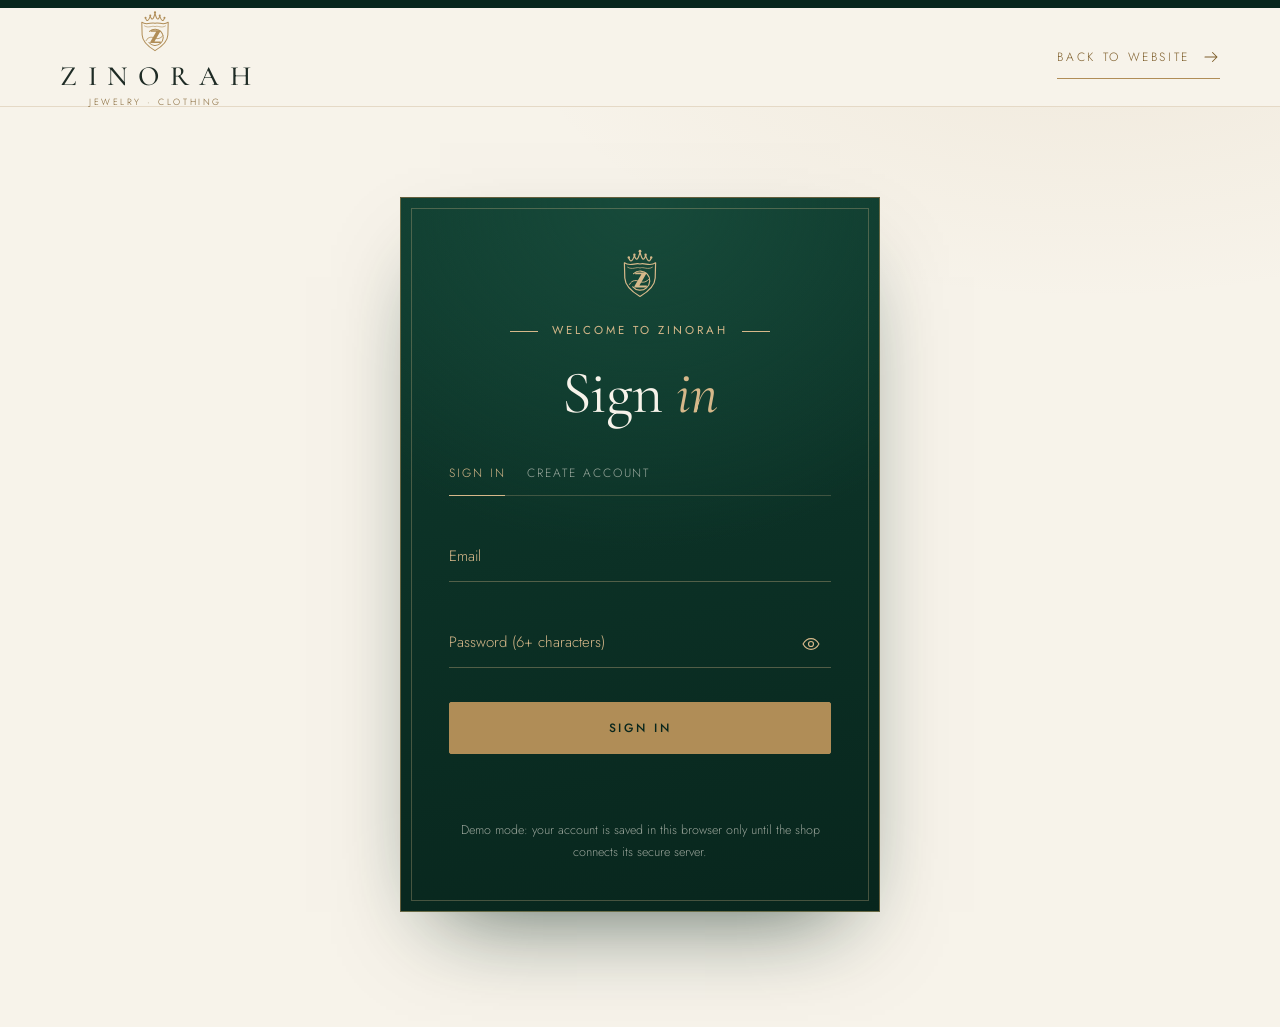
<file: account.html>
<!doctype html>
<html lang="en">
<head>
  <meta charset="utf-8" />
  <meta name="viewport" content="width=device-width, initial-scale=1" />
  <title>Account · ZINORAH Jewelry &amp; Clothing</title>
  <meta name="description" content="Sign in to your ZINORAH account: wishlist, enquiries and measurements. Staff use the same sign-in for the dashboard." />
  <meta name="robots" content="noindex" />
  <meta name="theme-color" content="#0F3B2E" />
  <meta name="color-scheme" content="light" />
  <link rel="icon" href="images/favicon.svg?v=2" type="image/svg+xml" />
  <link rel="icon" href="images/favicon-32.png" sizes="32x32" type="image/png" />
  <link rel="apple-touch-icon" href="images/apple-touch-icon.png" />
  <link rel="preconnect" href="https://fonts.googleapis.com" />
  <link rel="preconnect" href="https://fonts.gstatic.com" crossorigin />
  <link rel="stylesheet" href="https://fonts.googleapis.com/css2?family=Cormorant+Garamond:ital,wght@0,400;0,500;1,400;1,500&family=Jost:wght@300;400;500&display=swap" />
  <link rel="stylesheet" href="css/style.css?v=79" />
  <script>document.documentElement.classList.add("js");</script>
</head>
<body class="acct-page on-cream">
  <a class="skip-link" href="#main">Skip to content</a>

  <svg width="0" height="0" style="position:absolute" aria-hidden="true">
    <defs>
      <symbol id="i-zlogo" viewBox="0 0 100 130">
        <g fill="none" stroke="currentColor" stroke-width="3" stroke-linecap="round" stroke-linejoin="round">
          <path pathLength="1" d="M22 30 Q28 47 36 24 Q43 45 50 15 Q57 45 64 24 Q72 47 78 30"/>
          <path pathLength="1" d="M11 42 C26 53 39 40 50 45 C61 40 74 53 89 42 L88 80 C87 102 69 115 50 126 C31 115 13 102 12 80 Z"/>
          <path pathLength="1" d="M19 53 C31 61 41 51 50 55 C59 51 69 61 81 53" stroke-width="1.8"/>
          <path pathLength="1" d="M34 69 A24 24 0 1 1 32 102"/>
          <path pathLength="1" d="M24 96 C30 83 43 86 50 89 C57 92 66 91 74 81" stroke-width="2.4"/>
        </g>
        <g class="zl-fill" fill="currentColor"><circle cx="22" cy="28.5" r="3"/><circle cx="36" cy="22" r="3"/><circle cx="50" cy="13" r="3.4"/><circle cx="64" cy="22" r="3"/><circle cx="78" cy="28.5" r="3"/>
          <path d="M38 66 H66 V69 L48.5 99 H67 V103.5 H36 V100.5 L53.5 70.5 H38 Z"/></g>
      </symbol>
      <symbol id="i-diamond" viewBox="0 0 100 100">
        <path d="M28 40 40 26h20l12 14-22 34z M28 40h44 M40 26l6 14 4 34 4-34 6-14" fill="none" stroke="currentColor" stroke-width="1.4" stroke-linejoin="round"/>
      </symbol>
      <symbol id="i-arrow" viewBox="0 0 24 24">
        <path d="M4 12h15m-5-6 6 6-6 6" fill="none" stroke="currentColor" stroke-width="1.4" stroke-linecap="round" stroke-linejoin="round"/>
      </symbol>
      <symbol id="i-user" viewBox="0 0 24 24">
        <g fill="none" stroke="currentColor" stroke-width="1.4"><circle cx="12" cy="8.5" r="3.8"/><path d="M4.5 20c1.2-3.8 4-5.6 7.5-5.6s6.3 1.8 7.5 5.6"/></g>
      </symbol>
      <symbol id="i-shield" viewBox="0 0 24 24">
        <path d="M12 3 5 6v5.5c0 4.4 3 7.9 7 9.5 4-1.6 7-5.1 7-9.5V6z M9 12l2 2 4-4" fill="none" stroke="currentColor" stroke-width="1.4" stroke-linejoin="round" stroke-linecap="round"/>
      </symbol>
      <symbol id="i-eye" viewBox="0 0 24 24">
        <g fill="none" stroke="currentColor" stroke-width="1.4" stroke-linecap="round" stroke-linejoin="round"><path d="M2.5 12S6 5.5 12 5.5 21.5 12 21.5 12 18 18.5 12 18.5 2.5 12 2.5 12z"/><circle cx="12" cy="12" r="3"/></g>
      </symbol>
      <symbol id="i-eye-off" viewBox="0 0 24 24">
        <g fill="none" stroke="currentColor" stroke-width="1.4" stroke-linecap="round" stroke-linejoin="round"><path d="M2.5 12S6 5.5 12 5.5 21.5 12 21.5 12 18 18.5 12 18.5 2.5 12 2.5 12z"/><circle cx="12" cy="12" r="3"/><path d="M4 4l16 16"/></g>
      </symbol>
    </defs>
  </svg>

  <!-- Top bar -->
  <header class="acct-top">
    <div class="container acct-top__inner">
      <a href="index.html" class="logo logo--footer" aria-label="ZINORAH · Jewelry · Clothing, back to the website">
        <svg class="logo__mark" viewBox="0 0 100 130" aria-hidden="true"><use href="#i-zlogo"/></svg>
        <span class="logo__word">ZINORAH</span>
        <span class="logo__sub">Jewelry · Clothing</span>
      </a>
      <a href="index.html" class="link-arrow">Back to website <svg><use href="#i-arrow"/></svg></a>
    </div>
  </header>

  <main id="main" class="acct">
    <div class="container">

      <!-- ============ SIGN IN / CREATE ACCOUNT (staff use the same form) ============ -->
      <section class="acct-card" id="loginView" aria-labelledby="loginTitle">
        <svg class="acct-card__mark acct-card__mark--crest" viewBox="0 0 100 130" aria-hidden="true"><use href="#i-zlogo"/></svg>
        <p class="eyebrow eyebrow--light eyebrow--center">Welcome to Zinorah</p>
        <h1 class="section__title section__title--light" id="loginTitle">Sign <em>in</em></h1>

        <!-- Customer: sign in / create account -->
        <form class="form acct-form" id="customerForm" novalidate>
          <div class="mode-switch">
            <button type="button" class="mode-btn is-active" data-mode="signin" aria-pressed="true">Sign in</button>
            <button type="button" class="mode-btn" data-mode="signup" aria-pressed="false">Create account</button>
          </div>
          <div class="field signup-only" hidden>
            <input id="c-name" name="name" type="text" placeholder=" " autocomplete="name" maxlength="100" />
            <label for="c-name">Full name</label>
          </div>
          <div class="field signup-only" hidden>
            <input id="c-phone" name="phone" type="tel" placeholder=" " autocomplete="tel" pattern="[0-9+\s\-]{9,15}" />
            <label for="c-phone">Phone / WhatsApp</label>
          </div>
          <div class="field">
            <input id="c-email" name="email" type="email" placeholder=" " required autocomplete="email" />
            <label for="c-email">Email</label>
          </div>
          <div class="field field--pass">
            <input id="c-pass" name="password" type="password" placeholder=" " required minlength="6" autocomplete="current-password" />
            <label for="c-pass">Password (6+ characters)</label>
            <button type="button" class="pass-toggle" aria-label="Show password" aria-pressed="false" aria-controls="c-pass">
              <svg class="pass-toggle__show" aria-hidden="true"><use href="#i-eye"/></svg>
              <svg class="pass-toggle__hide" aria-hidden="true"><use href="#i-eye-off"/></svg>
            </button>
          </div>
          <button type="submit" class="btn btn--gold btn--block">Sign in</button>
          <p class="form__status" role="status" aria-live="polite"></p>
          <p class="acct-note demo-note"></p>
        </form>

      </section>

      <!-- ============ CUSTOMER PANEL ============ -->
      <section class="panel" id="customerView" hidden aria-labelledby="custTitle">
        <header class="panel__head">
          <div class="panel__who">
            <button type="button" class="avatar avatar--head js-avatar-head" aria-label="Change profile photo">
              <img class="js-avatar-img" alt="" hidden />
              <span class="avatar__initial js-avatar-initial" aria-hidden="true"></span>
            </button>
            <div>
            <p class="eyebrow eyebrow--light">My Zinorah</p>
            <h1 class="section__title section__title--light" id="custTitle">Hello, <em class="js-cust-name">there</em></h1>
            <p class="panel__sub js-cust-email"></p>
            </div>
          </div>
          <button type="button" class="btn btn--outline btn--sm js-signout">Sign out</button>
        </header>

        <div class="panel-tabs" role="tablist" aria-label="My account">
          <button class="panel-tab is-active" role="tab" aria-selected="true" aria-controls="c-wish" id="ct-wish">Wishlist</button>
          <button class="panel-tab" role="tab" aria-selected="false" aria-controls="c-enq" id="ct-enq" tabindex="-1">My enquiries</button>
          <button class="panel-tab" role="tab" aria-selected="false" aria-controls="c-prof" id="ct-prof" tabindex="-1">My profile</button>
        </div>

        <div class="panel-body" id="c-wish" role="tabpanel" aria-labelledby="ct-wish">
          <ul class="list js-wishlist"></ul>
        </div>
        <div class="panel-body" id="c-enq" role="tabpanel" aria-labelledby="ct-enq" hidden>
          <ul class="list js-my-enquiries"></ul>
        </div>
        <div class="panel-body" id="c-prof" role="tabpanel" aria-labelledby="ct-prof" hidden>
          <div class="photo-edit">
            <div class="avatar avatar--lg">
              <img class="js-avatar-img" alt="Your profile photo" hidden />
              <span class="avatar__initial js-avatar-initial" aria-hidden="true"></span>
            </div>
            <div class="photo-edit__body">
              <p class="photo-edit__title">Profile photo</p>
              <p class="photo-edit__hint">JPG or PNG. It is cropped to a circle.</p>
              <div class="photo-edit__actions">
                <label class="btn btn--outline btn--sm photo-edit__pick">
                  <span class="js-photo-label">Add photo</span>
                  <input type="file" id="photoInput" accept="image/*" class="visually-hidden" />
                </label>
                <button type="button" class="text-btn js-photo-remove" hidden>Remove</button>
              </div>
              <p class="form__status js-photo-status" role="status" aria-live="polite"></p>
            </div>
          </div>

          <form class="form profile-form" id="profileForm" novalidate>
            <div class="field-row">
              <div class="field">
                <input id="p-name" name="name" type="text" placeholder=" " required maxlength="100" autocomplete="name" />
                <label for="p-name">Full name</label>
              </div>
              <div class="field">
                <input id="p-phone" name="phone" type="tel" placeholder=" " pattern="[0-9+\s\-]{9,15}" autocomplete="tel" />
                <label for="p-phone">Phone / WhatsApp</label>
              </div>
            </div>
            <div class="field-row">
              <div class="field">
                <input id="p-bday" name="birthday" type="date" placeholder=" " />
                <label for="p-bday" class="is-fixed">Birthday (optional)</label>
              </div>
              <div class="field">
                <input id="p-city" name="city" type="text" placeholder=" " maxlength="100" autocomplete="address-level2" />
                <label for="p-city">City / town</label>
              </div>
            </div>
            <div class="field">
              <input id="p-address" name="address" type="text" placeholder=" " maxlength="300" autocomplete="street-address" />
              <label for="p-address">Address for delivery (optional)</label>
            </div>
            <div class="field">
              <select id="p-dept" name="dept">
                <option value="">No preference</option>
                <option>Jewelry</option>
                <option>Clothing</option>
                <option>Both</option>
              </select>
              <label for="p-dept" class="is-fixed">I usually shop for</label>
            </div>
            <div class="field">
              <input id="p-style" name="style" type="text" placeholder=" " maxlength="300" />
              <label for="p-style">Favourite colours &amp; style (optional): e.g. maroon, temple jewelry</label>
            </div>
            <div class="field field--area">
              <label for="p-meas">Measurements for stitching (optional): bust, waist, blouse length, sleeve…</label>
              <textarea id="p-meas" name="measurements" rows="4" maxlength="1000"></textarea>
            </div>
            <button type="submit" class="btn btn--gold">Save profile</button>
            <p class="form__status" role="status" aria-live="polite"></p>
          </form>
        </div>
      </section>

      <!-- ============ ADMIN PANEL ============ -->
      <section class="panel panel--admin" id="adminView" hidden aria-labelledby="adminTitle">
        <header class="panel__head">
          <div>
            <p class="eyebrow eyebrow--light">Staff only</p>
            <h1 class="section__title section__title--light" id="adminTitle">Admin <em>dashboard</em></h1>
            <p class="panel__sub demo-note"></p>
          </div>
          <button type="button" class="btn btn--outline btn--sm js-signout">Sign out</button>
        </header>

        <dl class="stats">
          <div><dt>New enquiries</dt><dd class="js-stat-new">0</dd></div>
          <div><dt>All enquiries</dt><dd class="js-stat-all">0</dd></div>
          <div><dt>Customers</dt><dd class="js-stat-cust">0</dd></div>
        </dl>

        <div class="panel-tabs" role="tablist" aria-label="Dashboard">
          <button class="panel-tab is-active" role="tab" aria-selected="true" aria-controls="a-enq" id="at-enq">Enquiries</button>
          <button class="panel-tab" role="tab" aria-selected="false" aria-controls="a-cust" id="at-cust" tabindex="-1">Customers</button>
          <button class="panel-tab" role="tab" aria-selected="false" aria-controls="a-prod" id="at-prod" tabindex="-1">Products</button>
          <button class="panel-tab" role="tab" aria-selected="false" aria-controls="a-rev" id="at-rev" tabindex="-1">Reviews <span class="tab-count js-rev-pending" hidden></span></button>
          <button class="panel-tab" role="tab" aria-selected="false" aria-controls="a-shop" id="at-shop" tabindex="-1">Shop info</button>
        </div>

        <div class="panel-body" id="a-enq" role="tabpanel" aria-labelledby="at-enq">
          <div class="toolbar">
            <label for="enqFilter">Show</label>
            <select id="enqFilter" class="mini-select">
              <option value="all">All</option>
              <option value="new">New</option>
              <option value="replied">Replied</option>
              <option value="done">Done</option>
            </select>
            <select id="deptFilter" class="mini-select" aria-label="Department">
              <option value="all">All departments</option>
              <option>Jewelry</option>
              <option>Clothing</option>
              <option>Both: bridal look</option>
            </select>
            <button type="button" class="btn btn--outline btn--sm js-refresh">Refresh</button>
          </div>
          <ul class="list js-enquiries"></ul>
        </div>
        <div class="panel-body" id="a-cust" role="tabpanel" aria-labelledby="at-cust" hidden>
          <ul class="list js-customers"></ul>
        </div>
        <div class="panel-body" id="a-rev" role="tabpanel" aria-labelledby="at-rev" hidden>
          <p class="acct-lead">Reviews customers send with the "Write a review" form on the home page. Approve the ones you want to show; they appear in the sliding strip.</p>
          <div class="toolbar">
            <label for="revFilter">Show</label>
            <select id="revFilter" class="mini-select">
              <option value="pending">Waiting for approval</option>
              <option value="approved">On the website</option>
              <option value="hidden">Hidden</option>
              <option value="all">All</option>
            </select>
          </div>
          <ul class="list js-reviews-admin"></ul>
        </div>
        <div class="panel-body" id="a-prod" role="tabpanel" aria-labelledby="at-prod" hidden>
          <p class="acct-lead js-prod-lead">Change what the website shows: stock, price, colours, sizes and photos. Hidden pieces stay here so you can show them again.</p>
          <div class="toolbar">
            <label for="prodDept">Department</label>
            <select id="prodDept" class="mini-select">
              <option value="jewelry">Jewelry</option>
              <option value="clothing">Clothing</option>
            </select>
            <select id="prodShow" class="mini-select" aria-label="Show">
              <option value="all">All pieces</option>
              <option value="in">In stock</option>
              <option value="out">Out of stock</option>
              <option value="hidden">Hidden</option>
            </select>
            <button type="button" class="btn btn--gold btn--sm js-prod-add">Add new piece</button>
          </div>
          <ul class="list js-products"></ul>
        </div>
        <div class="panel-body" id="a-shop" role="tabpanel" aria-labelledby="at-shop" hidden>
          <form class="form profile-form" id="shopForm" novalidate>
            <p class="acct-lead">These show on the website (Contact section, map and footer) for every visitor.</p>
            <div class="field">
              <input id="s-hours" name="hours" type="text" placeholder=" " maxlength="300" />
              <label for="s-hours">Opening hours, e.g. Mon – Sat · 9.30am – 7.30pm</label>
            </div>
            <div class="field">
              <input id="s-address" name="address" type="text" placeholder=" " maxlength="300" />
              <label for="s-address">Shop address, e.g. No. 12, Main Street, Trincomalee</label>
            </div>
            <div class="field">
              <input id="s-map" name="mapLink" type="url" placeholder=" " maxlength="300" />
              <label for="s-map">Google Maps link (optional, for the exact pin)</label>
            </div>
            <p class="form__hint" style="text-align:left">For the exact pin: open Google Maps, find the shop, tap Share → Copy link, and paste it above. Leave it empty and the map searches for the address.</p>
            <button type="submit" class="btn btn--gold">Save shop info</button>
            <p class="form__status" role="status" aria-live="polite"></p>
          </form>
        </div>
      </section>

    </div>
  </main>

  <!-- Product editor (Admin → Products → Edit / Add new piece) -->
  <dialog class="prod-dlg" id="prodDialog" aria-labelledby="prodDlgTitle">
    <form class="prod-form" id="prodForm" novalidate>
      <div class="prod-form__head">
        <h2 class="prod-form__title" id="prodDlgTitle">Edit piece</h2>
        <button type="button" class="prod-x js-prod-cancel" aria-label="Close without saving"><svg aria-hidden="true" viewBox="0 0 24 24"><path d="M6 6l12 12M18 6 6 18" fill="none" stroke="currentColor" stroke-width="1.6" stroke-linecap="round"/></svg></button>
      </div>
      <div class="prod-form__grid">
        <div class="prod-form__photo">
          <img class="js-prod-img" alt="" width="240" height="300" />
          <label class="btn btn--outline btn--sm prod-upload">
            <span class="js-prod-photo-label">Change photo</span>
            <input type="file" accept="image/*" class="visually-hidden js-prod-photo" />
          </label>
          <p class="form__hint js-prod-photo-hint">Main photo. Portrait photos look best; it is cropped to 4:5.</p>
        </div>
        <div class="prod-form__fields">
          <label class="pf"><span>Name</span><input name="name" type="text" maxlength="80" required /></label>
          <label class="pf"><span>Details (one short line)</span><input name="details" type="text" maxlength="120" placeholder="e.g. Pure silk · Gold zari border" /></label>
          <div class="pf-row">
            <label class="pf"><span>Price in rupees</span><input name="price" type="number" min="0" step="1" inputmode="numeric" placeholder="Empty = Price on request" /></label>
            <label class="pf"><span>Stock</span>
              <select name="stock"><option value="in">In stock</option><option value="out">Out of stock</option></select>
            </label>
          </div>
          <div class="pf-row">
            <label class="pf"><span>For</span>
              <select name="gender"><option value="women">Women</option><option value="men">Men</option><option value="both">Women &amp; Men</option></select>
            </label>
            <label class="pf"><span>Category</span><select name="category"></select></label>
          </div>
          <label class="pf"><span>Sizes (separate with commas; empty = no size)</span><input name="sizes" type="text" maxlength="200" placeholder="e.g. S, M, L, XL, Custom stitching" /></label>
          <label class="pf-check"><input name="isNew" type="checkbox" /> <span>Show the “New” tag</span></label>
          <label class="pf-check"><input name="hidden" type="checkbox" /> <span>Hide this piece from the website</span></label>

          <fieldset class="pf-colours">
            <legend class="js-prod-colour-legend">Available colours</legend>
            <p class="form__hint">Remove colours you don't have, or add new ones. A colour with its own photo switches the photo on the website.</p>
            <ul class="pf-colour-list js-prod-colours"></ul>
            <button type="button" class="btn btn--outline btn--sm js-prod-colour-add">Add colour</button>
          </fieldset>
        </div>
      </div>
      <div class="prod-form__foot">
        <p class="form__status" role="status" aria-live="polite"></p>
        <button type="button" class="btn btn--outline btn--sm js-prod-cancel">Cancel</button>
        <button type="submit" class="btn btn--gold btn--sm">Save</button>
      </div>
    </form>
  </dialog>

  <script src="js/db.js?v=24" defer></script>
  <script src="js/firebase-config.js?v=20" defer></script>
  <script type="module" src="js/backend.js?v=24"></script>
  <script src="js/jewelry-data.js?v=35" defer></script>
  <script src="js/clothing-data.js?v=27" defer></script>
  <script src="js/catalog.js?v=1" defer></script>
  <script src="js/account.js?v=25" defer></script>
</body>
</html>
</file>
<file: css/style.css>
/* =========================================================
   ZINORAH · Jewelry & Clothing — Stylesheet
   Every colour lives in :root below. Use the tokens, never raw hex.
   ========================================================= */

:root {
  color-scheme: light; /* same look everywhere, no dark-mode inversion */
  /* ---- Shared brand: used on every page ---- */
  --emerald-900: #08261D;   /* intro, footer */
  --emerald-800: #0F3B2E;   /* header, dark sections */
  --emerald-700: #174A3A;   /* hover on dark */
  --gold:        #B08D57;   /* buttons, labels, lines (never body text) */
  --gold-soft:   #D6B88A;   /* gold text on dark (6.6:1 on emerald-800) */
  --cream:       #F7F3EA;   /* light sections */
  --cream-2:     #EEE7D8;   /* alternate light sections */
  --ink:         #1E2B25;   /* headings on cream (13:1) */
  --muted:       #5A6A60;   /* body text on cream (5.2:1) */
  --line-gold:   rgba(176, 141, 87, .25);  /* hairline borders */

  /* ---- Jewelry accent ---- */
  --jewel-deep:  #7F5F2C;   /* gold text on cream (5.3:1, passes AA) */
  --jewel-tint:  #E9DCC0;   /* jewelry tags, card backgrounds */

  /* ---- Clothing accent (clothing areas only, never main buttons) ---- */
  --cloth:       #E8DCC6;   /* clothing section backgrounds: champagne sand (was maroon #6E2232) */
  --cloth-deep:  #6E2232;   /* maroon accent: tags, wishlist heart, shades over photos (not backgrounds) */
  --sand-ink:    #3A2A22;   /* headings on sand (10.1:1) */
  --sand-body:   #6B5A4E;   /* body text on sand (4.8:1) */
  --sand-label:  #7B5C2B;   /* small labels on sand (4.5:1; requested #7F5F2C is 4.3:1, darkened a touch for AA) */
  --sand-line:   rgba(176, 141, 87, .35);   /* gold hairlines: header, dividers */
  --sand:        #EFE6D6;   /* clothing showcase background (text on it: ink 11.9:1, muted 4.6:1, jewel-deep 4.7:1) */
  --card-frame:  rgba(176, 141, 87, .5);    /* thin gold frame inside showcase cards */
  --wine:        #7A2430;   /* tiny accents only (e.g. a SALE tag). Never a background */
  --cloth-soft:  #E7C9A0;   /* warm gold text on maroon (6.8:1) */
  --cloth-tint:  #F1DFDC;   /* clothing tags, card backgrounds */

  --error:       #D47A6A;   /* form error underlines/borders on dark */

  /* ---- Text colours by background (see "TEXT COLOUR SYSTEM" at the end) ---- */
  --ok-dark:     #9FD3B5;   /* success message on emerald (7.4:1) */
  --err-dark:    #E8A090;   /* error message on emerald (5.9:1) */
  --ok-cream:    #2E6B4F;   /* success message on cream (5.7:1) */
  --err-cream:   #A8402F;   /* error message on cream (5.5:1) */
  --meta-cream:  #606A63;   /* secondary text on cream (requested #6E7A72 is 3.6:1 on cream-2, so darkened to pass AA: 4.6:1) */
  --ph-cream:    #626964;   /* placeholder on cream (requested #8A948D is 2.8:1, darkened to pass AA: 5.1:1) */

  /* derived tints (built from the tokens above) */
  --line:        color-mix(in srgb, var(--ink) 12%, transparent);
  --line-light:  color-mix(in srgb, var(--cream) 16%, transparent);
  --cream-text:  color-mix(in srgb, var(--cream) 78%, transparent);  /* body text on emerald (7.5:1) */
  --cream-dim:   color-mix(in srgb, var(--cream) 60%, transparent);  /* secondary text on emerald: emails, captions, meta (5.1:1) */
  --cream-link:  color-mix(in srgb, var(--cream) 70%, transparent);  /* footer links (6.4:1) */
  --cream-tab:   color-mix(in srgb, var(--cream) 75%, transparent);  /* inactive tabs on dark (7:1) */
  --cream-ph:    color-mix(in srgb, var(--cream) 55%, transparent);  /* placeholders on dark (requested 45% is 3.6:1, raised to pass AA: 4.5:1) */
  --cloth-body:  color-mix(in srgb, var(--cream) 80%, transparent);  /* body text on maroon (6.8:1) */
  --ink-tab:     color-mix(in srgb, var(--ink) 75%, transparent);    /* inactive tabs/filters on cream (5.8:1) */
  --shadow:      color-mix(in srgb, var(--emerald-900) 55%, transparent);
  --cloth-900:   color-mix(in srgb, var(--cloth-deep) 45%, var(--ink));   /* deep maroon for photo shades */
  --error-text:  var(--err-dark);  /* error messages on dark (AA) */
  --tag-jewel:   color-mix(in srgb, var(--jewel-deep) 80%, var(--ink)); /* jewel-deep a touch darker so 10px tags pass AA on jewel-tint */
  --mint-glow:   color-mix(in srgb, var(--cream) 22%, transparent);

  /* ---- Type ---- */
  --serif: "Cormorant Garamond", "Times New Roman", serif;
  --sans: "Jost", "Helvetica Neue", Arial, sans-serif;

  /* ---- Layout ---- */
  --container: 1240px;
  --gutter: clamp(16px, 4vw, 40px);
  --section-y: clamp(80px, 10vw, 140px);
  --radius: 2px;
  --ease: cubic-bezier(.22, .61, .36, 1);
  --header-h: 80px;

  /* subtle film grain for dark sections */
  --grain: url("data:image/svg+xml,%3Csvg xmlns='http://www.w3.org/2000/svg' width='160' height='160'%3E%3Cfilter id='n'%3E%3CfeTurbulence type='fractalNoise' baseFrequency='.85' numOctaves='3' stitchTiles='stitch'/%3E%3CfeColorMatrix values='0 0 0 0 1 0 0 0 0 1 0 0 0 0 1 0 0 0 .5 0'/%3E%3C/filter%3E%3Crect width='100%25' height='100%25' filter='url(%23n)'/%3E%3C/svg%3E");
}

/* ---------- Reset ---------- */
*, *::before, *::after { box-sizing: border-box; }
html { scroll-behavior: smooth; scroll-padding-top: 68px; -webkit-text-size-adjust: 100%; }
body {
  margin: 0;
  background: var(--cream);
  color: var(--ink);
  font-family: var(--sans);
  font-weight: 300;
  font-size: 16.5px;
  line-height: 1.7;
  -webkit-font-smoothing: antialiased;
  overflow-x: hidden;
}
img, svg, iframe { display: block; max-width: 100%; }
[hidden] { display: none !important; }
a { color: inherit; text-decoration: none; }
button, input, select, textarea { font: inherit; color: inherit; }
button { cursor: pointer; background: none; border: 0; padding: 0; }
h1, h2, h3, h4 { margin: 0; font-weight: 400; }
p { margin: 0 0 1.1em; }
::selection { background: var(--gold-soft); color: var(--emerald-900); }

/* Visible focus for keyboard users */
:focus-visible { outline: 2px solid var(--jewel-deep); outline-offset: 2px; border-radius: 1px; }
.section--dark :focus-visible, .section--navy :focus-visible, .bridal :focus-visible,
.footer :focus-visible, .intro:focus-visible, .dept--clothing :focus-visible, .look :focus-visible, .split :focus-visible, .collection:focus-visible, .insta-tile:focus-visible, .acct-page :focus-visible, .header.is-scrolled :focus-visible, .mobile-nav :focus-visible { outline-color: var(--gold-soft); }

.container { width: 100%; max-width: var(--container); margin: 0 auto; padding: 0 var(--gutter); }

/* ---------- Typography helpers ---------- */
.eyebrow {
  font-family: var(--sans);
  font-size: 11.5px;
  font-weight: 400;
  letter-spacing: .26em;
  text-transform: uppercase;
  color: var(--jewel-deep);
  margin-bottom: 20px;
  display: inline-flex;
  align-items: center;
  gap: 14px;
}
.eyebrow::before { content: ""; width: 28px; height: 1px; background: var(--gold); }
.eyebrow--light { color: var(--gold-soft); }

.section__title {
  font-family: var(--serif);
  font-weight: 400;
  font-size: clamp(36px, 5vw, 60px);
  line-height: 1.08;
  letter-spacing: -.01em;
  margin-bottom: 24px;
}
.section__title em, .hero__title em { font-style: italic; color: var(--jewel-deep); }
.section__title--light { color: var(--cream); }
.section__title--light em { color: var(--gold-soft); }

/* ---------- Buttons ---------- */
.btn {
  --bg: transparent; --fg: var(--ink); --bd: var(--gold);
  display: inline-flex; align-items: center; justify-content: center;
  min-height: 48px; padding: 15px 34px;
  font-size: 12px; font-weight: 400; letter-spacing: .22em; text-transform: uppercase;
  background: var(--bg); color: var(--fg);
  border: 1px solid var(--bd); border-radius: var(--radius);
  position: relative; overflow: hidden; isolation: isolate;
  transition: background-color .35s ease, color .35s ease, border-color .35s ease;
}
/* gold sheen that sweeps across on hover */
.btn::after {
  content: ""; position: absolute; top: 0; bottom: 0; left: -60%; width: 45%; z-index: -1; pointer-events: none;
  background: linear-gradient(100deg, transparent, color-mix(in srgb, var(--cream) 45%, transparent), transparent);
  transform: skewX(-18deg); opacity: 0;
}
.btn:hover::after { animation: sheen .9s ease forwards; }
@keyframes sheen { 0% { left: -60%; opacity: 0; } 20% { opacity: 1; } 100% { left: 120%; opacity: 0; } }

/* primary: solid gold, emerald text */
.btn--gold { --bg: var(--gold); --fg: var(--emerald-900); --bd: var(--gold); font-weight: 500; }
.btn--gold:hover { --bg: var(--gold-soft); --bd: var(--gold-soft); }
/* secondary: 1px gold outline */
.btn--outline { --bg: transparent; --fg: var(--jewel-deep); --bd: var(--gold); }
.btn--outline:hover { --bg: color-mix(in srgb, var(--gold) 12%, transparent); }
.section--dark .btn--outline, .section--navy .btn--outline, .bridal .btn--outline, .dept--clothing .btn--outline, .look .btn--outline { --fg: var(--gold-soft); }
.btn--sm { min-height: 44px; padding: 11px 22px; font-size: 11px; }
.btn--block { width: 100%; }

.link-arrow {
  display: inline-flex; align-items: center; gap: 12px; min-height: 44px;
  font-size: 12px; letter-spacing: .22em; text-transform: uppercase; color: var(--jewel-deep);
  background: linear-gradient(var(--gold), var(--gold)) left bottom / 100% 1px no-repeat;
  transition: background-size .45s var(--ease);
}
.link-arrow:hover { background-size: 40% 1px; }
.section--dark .link-arrow, .section--navy .link-arrow, .bridal .link-arrow, .look .link-arrow, .collection .link-arrow,
.split .link-arrow, .insta-tile .link-arrow, .footer .link-arrow { color: var(--gold-soft); }
.dept--clothing .link-arrow { color: var(--cloth-soft); }
.link-arrow svg { width: 18px; height: 18px; transition: transform .4s var(--ease); }
.link-arrow:hover svg { transform: translateX(6px); }

/* ---------- Ornament divider ( —— ◆ —— ) ---------- */
.has-ornament { position: relative; }
.has-ornament::before {
  content: ""; position: absolute; left: 50%; top: 0; transform: translate(-50%, -50%);
  width: min(220px, 50vw); height: 1px;
  background:
    linear-gradient(var(--gold), var(--gold)) left / calc(50% - 16px) 1px no-repeat,
    linear-gradient(var(--gold), var(--gold)) right / calc(50% - 16px) 1px no-repeat;
}
.has-ornament::after {
  content: ""; position: absolute; left: 50%; top: 0; width: 8px; height: 8px;
  transform: translate(-50%, -50%) rotate(45deg); background: var(--gold);
}

/* ---------- Header: transparent over the hero, solid emerald once scrolled ---------- */
.header {
  position: sticky; top: 0; z-index: 50;
  background: transparent; color: var(--ink);
  border-bottom: 1px solid transparent;
  transition: background-color .45s ease, color .45s ease, border-color .45s ease, box-shadow .45s ease;
}
.header.is-scrolled, .header.menu-open {
  background: var(--emerald-800); color: var(--cream);
  border-bottom-color: var(--line-gold);
  box-shadow: 0 14px 40px -24px var(--shadow);
}
.header__inner {
  height: var(--header-h);
  display: grid; grid-template-columns: 1fr auto 1fr; align-items: center; gap: 24px;
  transition: height .4s var(--ease);
}
.header.is-scrolled .header__inner { height: 66px; }
.header .btn--outline { --fg: var(--jewel-deep); }
.header.is-scrolled .btn--outline, .header.menu-open .btn--outline { --fg: var(--gold-soft); }

.nav { display: flex; align-items: center; gap: 30px; font-size: 11.5px; letter-spacing: .18em; text-transform: uppercase; white-space: nowrap; }
.nav--right { justify-content: flex-end; }
.nav > a:not(.btn) { position: relative; display: inline-flex; align-items: center; min-height: 44px; padding: 10px 0; }
.nav > a:not(.btn)::after {
  content: ""; position: absolute; left: 0; bottom: 4px; width: 100%; height: 1px; background: var(--gold);
  transform: scaleX(0); transform-origin: right; transition: transform .45s var(--ease);
}
.nav > a:not(.btn):hover::after { transform: scaleX(1); transform-origin: left; }
.nav > a:not(.btn):hover { color: var(--jewel-deep); }
.header.is-scrolled .nav > a:not(.btn):hover { color: var(--gold-soft); }

.logo { display: grid; justify-items: center; align-content: center; min-height: 44px; line-height: 1; text-align: center; }
.logo__mark { width: 24px; height: 24px; color: var(--gold); margin-bottom: 6px; }
.logo__word { font-family: var(--serif); font-size: 28px; letter-spacing: .38em; margin-right: -.38em; font-weight: 500; color: inherit; }
.logo__sub { font-size: 9px; letter-spacing: .28em; white-space: nowrap; text-transform: uppercase; color: var(--jewel-deep); margin-top: 7px; }
.header.is-scrolled .logo__sub, .header.menu-open .logo__sub { color: var(--gold-soft); }

.nav-toggle { display: none; width: 44px; height: 44px; position: relative; }
.nav-toggle span { position: absolute; left: 10px; right: 10px; height: 1px; background: currentColor; transition: transform .4s var(--ease), top .4s var(--ease); }
.nav-toggle span:first-child { top: 18px; }
.nav-toggle span:last-child { top: 26px; }
.nav-toggle[aria-expanded="true"] span:first-child { top: 22px; transform: rotate(45deg); }
.nav-toggle[aria-expanded="true"] span:last-child { top: 22px; transform: rotate(-45deg); }

/* Mobile menu opens as a diamond growing from the menu button */
.mobile-nav {
  --cx: calc(var(--gutter) + 22px);
  position: absolute; left: 0; right: 0; top: 100%;
  height: calc(100vh - 66px); height: calc(100dvh - 66px); overflow-y: auto;
  display: grid; align-content: center; gap: 4px; padding: 24px calc(var(--gutter) + 12px) 48px;
  font-family: var(--serif); font-size: 32px; color: var(--cream);
  background:
    radial-gradient(120% 60% at 50% 0%, var(--mint-glow), transparent 60%),
    linear-gradient(180deg, var(--emerald-700), var(--emerald-900));
  clip-path: polygon(var(--cx) 0, var(--cx) 0, var(--cx) 0, var(--cx) 0);
  visibility: hidden;
  transition: clip-path .8s cubic-bezier(.7,0,.2,1), visibility 0s .8s;
}
.mobile-nav.is-open {
  clip-path: polygon(var(--cx) -250vh, calc(var(--cx) + 250vh) 0, var(--cx) 250vh, calc(var(--cx) - 250vh) 0);
  visibility: visible; transition: clip-path .9s cubic-bezier(.7,0,.2,1), visibility 0s;
}
.mobile-nav a:not(.btn) { display: flex; align-items: center; gap: 18px; min-height: 56px; border-bottom: 1px solid var(--line-light);
  opacity: 0; transform: translateY(14px); transition: opacity .5s var(--ease), transform .5s var(--ease), color .3s; }
.mobile-nav a:not(.btn)::before { content: ""; width: 8px; height: 8px; flex: none; border: 1px solid var(--gold-soft); transform: rotate(45deg); transition: background .3s; }
.mobile-nav a:not(.btn):hover { color: var(--gold-soft); }
.mobile-nav a:not(.btn):hover::before { background: var(--gold-soft); }
.mobile-nav .btn { margin-top: 24px; font-family: var(--sans); opacity: 0; transition: opacity .5s var(--ease); }
.mobile-nav.is-open a { opacity: 1 !important; transform: none; }
.mobile-nav.is-open a:nth-child(1) { transition-delay: .25s; } .mobile-nav.is-open a:nth-child(2) { transition-delay: .3s; }
.mobile-nav.is-open a:nth-child(3) { transition-delay: .35s; } .mobile-nav.is-open a:nth-child(4) { transition-delay: .4s; }
.mobile-nav.is-open a:nth-child(5) { transition-delay: .45s; } .mobile-nav.is-open a:nth-child(6) { transition-delay: .5s; }
.mobile-nav.is-open a:nth-child(7) { transition-delay: .55s; } .mobile-nav.is-open a:nth-child(8) { transition-delay: .6s; } .mobile-nav.is-open a:nth-child(9) { transition-delay: .65s; }
.mobile-nav__foot { margin: 28px 0 0; text-align: center; font-family: var(--sans); font-size: 10.5px; letter-spacing: .3em; text-transform: uppercase; color: var(--gold-soft); }

/* right side: About · Contact · search · wishlist · bag · account */
.header__right { display: flex; align-items: center; justify-content: flex-end; gap: 26px; }
.header__icons { display: flex; align-items: center; gap: 2px; margin-right: -10px; }
.hicon { position: relative; display: inline-grid; place-items: center; width: 44px; height: 44px; color: inherit; transition: color .3s; }
.hicon svg { width: 21px; height: 21px; }
.hicon:hover { color: var(--jewel-deep); }
.header.is-scrolled .hicon:hover, .header.menu-open .hicon:hover { color: var(--gold-soft); }
.hicon__count {
  position: absolute; top: 4px; right: 2px; min-width: 18px; height: 18px; padding: 0 5px; border-radius: 9px;
  display: grid; place-items: center; font-size: 10px; font-weight: 500; line-height: 1; letter-spacing: 0;
  background: var(--gold); color: var(--emerald-900); box-shadow: 0 0 0 2px var(--cream);
}
.header.is-scrolled .hicon__count, .header.menu-open .hicon__count { box-shadow: 0 0 0 2px var(--emerald-800); }
.hicon__count.is-bump { animation: bump .5s var(--ease); }
@keyframes bump { 40% { transform: scale(1.35); } }

@media (max-width: 1180px) {
  .nav { display: none; }
  .nav-toggle { display: block; }
  /* phones: ☰ 🔍 | logo | 👜 👤 */
  .header__inner { grid-template-columns: 44px 44px 1fr 44px 44px; gap: 4px; height: 68px; }
  .header__right, .header__icons { display: contents; }
  .nav-toggle { grid-column: 1; }
  .hicon--search { grid-column: 2; grid-row: 1; }
  .logo { grid-column: 3; grid-row: 1; }
  .hicon--bag { grid-column: 4; grid-row: 1; }
  .hicon--account { grid-column: 5; grid-row: 1; }
  .hicon--wish { display: none; } /* wishlist is in the menu on phones */
  .logo__word { font-size: 23px; }
}
@media (min-width: 1181px) { .mobile-nav { display: none; } }

/* Desktop: menu links + icons sit in the emerald bar on top, logo on its own row below */
@media (min-width: 1181px) {
  html { scroll-padding-top: 148px; }
  .header { --bar-h: 52px; background: linear-gradient(var(--emerald-900) var(--bar-h), transparent var(--bar-h)) no-repeat; }
  .header.is-scrolled { background: linear-gradient(var(--emerald-900) var(--bar-h), var(--emerald-800) var(--bar-h)) no-repeat border-box; }
  .header__inner { height: auto; grid-template-columns: 1fr 1fr; grid-template-rows: var(--bar-h) 100px; row-gap: 0; }
  .header.is-scrolled .header__inner { height: auto; grid-template-rows: var(--bar-h) 66px; }
  .nav--left { grid-row: 1; grid-column: 1; }
  .header__right { grid-row: 1; grid-column: 2; }
  .logo { grid-row: 2; grid-column: 1 / -1; }
  .nav--left, .header__right { color: var(--cream); }
  .nav--left > a:not(.btn):hover, .nav--right > a:not(.btn):hover, .header__right .hicon:hover { color: var(--gold-soft); }
  .hicon__count, .header.is-scrolled .hicon__count { box-shadow: 0 0 0 2px var(--emerald-900); }
}
@media (max-width: 440px) { .logo__place { display: none; } .logo__word { font-size: 20px; letter-spacing: .3em; margin-right: -.3em; } .logo__sub { letter-spacing: .2em; font-size: 8.5px; } }

/* ---------- Image frames (photo with line-art fallback) ---------- */
.has-photo { background-size: cover; background-position: center; }
.has-photo > svg[class$="__art"] { opacity: 0; }

/* ---------- Hero: two worlds, one Zinorah (split panels) ---------- */
.hero { position: relative; padding: clamp(28px, 5vw, 64px) 0 clamp(64px, 8vw, 104px); overflow: hidden; }
.hero::before { /* soft gold light */
  content: ""; position: absolute; width: 900px; height: 900px; left: 50%; top: -520px; transform: translateX(-50%); border-radius: 50%;
  background: radial-gradient(closest-side, color-mix(in srgb, var(--gold) 18%, transparent), transparent); pointer-events: none;
}
.hero__head { position: relative; text-align: center; margin-bottom: clamp(32px, 4.5vw, 56px); }
.eyebrow--center::after { content: ""; width: 28px; height: 1px; background: var(--gold); }
.hero__title { font-family: var(--serif); font-weight: 400; font-size: clamp(44px, 7vw, 96px); line-height: 1.04; letter-spacing: -.02em; margin-bottom: 20px; }
.hero__lead { max-width: 52ch; margin: 0 auto; color: var(--muted); font-size: 17px; }

.split { display: flex; gap: clamp(12px, 1.6vw, 20px); height: clamp(520px, 74vh, 760px); }
.split__panel {
  position: relative; flex: 1 1 0; min-width: 0; overflow: hidden; isolation: isolate;
  display: grid; place-items: center; color: var(--cream); border-radius: var(--radius);
  background: linear-gradient(165deg, var(--emerald-700), var(--emerald-900));
  box-shadow: 0 40px 80px -48px var(--shadow);
  transition: flex-grow .9s var(--ease), opacity 1s var(--ease), transform 1s var(--ease);
}
/* photo on its own layer so it can zoom slowly */
.split__panel.has-photo::before {
  content: ""; position: absolute; inset: 0; z-index: -2; background: inherit; background-size: cover; background-position: 50% 30%;
  transition: transform 1.2s var(--ease);
}
.split__panel::after { /* legibility shade + hairline frame */
  content: ""; position: absolute; inset: 0; z-index: -1; pointer-events: none;
  background: linear-gradient(to top,
    color-mix(in srgb, var(--emerald-900) 85%, transparent) 0%,
    color-mix(in srgb, var(--emerald-900) 55%, transparent) 34%,
    transparent 66%);
}
.split__panel:nth-child(2)::after { /* clothing panel: maroon shade */
  background: linear-gradient(to top,
    color-mix(in srgb, var(--cloth-deep) 88%, transparent) 0%,
    color-mix(in srgb, var(--cloth-deep) 50%, transparent) 34%,
    transparent 66%);
}
.split__panel > .split__body { position: absolute; left: 0; right: 0; bottom: 0; padding: clamp(24px, 3.4vw, 48px); display: grid; justify-items: start; gap: 6px; text-shadow: 0 2px 14px var(--shadow); }
.split__num { font-size: 11px; letter-spacing: .26em; text-transform: uppercase; color: var(--gold-soft); }
.split__title { font-family: var(--serif); font-size: clamp(42px, 5vw, 72px); line-height: 1.05; }
.split__body p { max-width: 40ch; margin: 4px 0 18px; color: var(--cream-text); font-size: 15.5px; }
.split__body .btn { text-shadow: none; }
.split__art { width: 40%; max-width: 220px; aspect-ratio: 1; color: color-mix(in srgb, var(--gold-soft) 70%, transparent); transform: translateY(-30%); transition: opacity .6s; }
.split__panel.has-photo .split__art { opacity: 0; }
.split__panel:hover::before { transform: scale(1.04); }
.js .split__panel.reveal { transition: flex-grow .9s var(--ease), opacity 1s var(--ease), transform 1s var(--ease); }
@media (hover: hover) and (min-width: 801px) {
  .split:hover .split__panel { flex-grow: .86; }
  .split .split__panel:hover, .split .split__panel:focus-visible { flex-grow: 1.14; }
}
@media (max-width: 800px) {
  .split { flex-direction: column; height: auto; }
  .split__panel { flex: none; aspect-ratio: 4 / 5; max-height: 78vh; width: 100%; }
}

.arch {
  position: relative; display: grid; place-items: center; overflow: hidden;
  border-radius: 999px 999px var(--radius) var(--radius);
  background: linear-gradient(160deg, var(--emerald-700) 0%, var(--emerald-800) 60%, var(--emerald-900) 100%);
}
.arch::after { /* inner hairline frame */
  content: ""; position: absolute; inset: 14px; border: 1px solid color-mix(in srgb, var(--gold-soft) 45%, transparent);
  border-radius: 999px 999px 0 0; pointer-events: none;
}
.arch__art { width: 58%; height: auto; aspect-ratio: 1; color: var(--cream); transition: opacity .6s; }
/* ---------- Trust strip ---------- */
.trust { border-block: 1px solid var(--line-gold); background: var(--cream-2); }
.trust__grid { display: grid; grid-template-columns: repeat(4, 1fr); }
.trust__item { padding: 28px 20px; display: grid; gap: 4px; text-align: center; border-left: 1px solid var(--line-gold); }
.trust__item:first-child { border-left: 0; }
.trust__item strong { font-family: var(--serif); font-size: 21px; font-weight: 500; }
.trust__item span { font-size: 11.5px; letter-spacing: .14em; text-transform: uppercase; color: var(--muted); }
@media (max-width: 800px) {
  .trust__grid { grid-template-columns: 1fr 1fr; }
  .trust__item:nth-child(3) { border-left: 0; }
  .trust__item:nth-child(n+3) { border-top: 1px solid var(--line-gold); }
}

/* ---------- Sections ---------- */
.section { padding: var(--section-y) 0; }
.section--tint { background: var(--cream-2); }
/* dark sections: emerald with a soft light pool + very faint grain */
.section--dark, .section--navy {
  position: relative; isolation: isolate; color: var(--cream-text);
  background:
    radial-gradient(70% 55% at 85% 0%, color-mix(in srgb, var(--gold) 14%, transparent), transparent 65%),
    radial-gradient(60% 50% at 0% 100%, color-mix(in srgb, var(--emerald-700) 80%, transparent), transparent 70%),
    var(--emerald-800);
}
.section--dark::after, .section--navy::after, .footer::after {
  content: ""; position: absolute; inset: 0; z-index: -1; pointer-events: none;
  background-image: var(--grain); opacity: .05; mix-blend-mode: overlay;
}
.section--navy .section__title { color: var(--cream); }
.section--navy .section__title em { color: var(--gold-soft); }
.section--navy .eyebrow { color: var(--gold-soft); }
.section__head { margin-bottom: clamp(32px, 4vw, 52px); max-width: 640px; }
.section__head > p { max-width: 60ch; }
.section__head--row { display: flex; justify-content: space-between; align-items: flex-end; gap: 28px; max-width: none; flex-wrap: wrap; }
.section__head--row .section__title { margin-bottom: 0; }
.section__intro { max-width: 44ch; margin: 0; font-size: 16.5px; color: var(--muted); }
.section--navy .section__intro { color: var(--cream-text); }
.section__head--center { text-align: center; margin-inline: auto; }
.section__head--center .eyebrow::after { content: ""; width: 28px; height: 1px; background: var(--gold); }

/* ---------- Collections ---------- */
.collections {
  display: grid; gap: 20px;
  grid-template-columns: 1.15fr 1fr 1fr;
  grid-template-rows: 340px 300px;
}
.collection {
  position: relative; overflow: hidden; display: grid; place-items: center;
  color: var(--cream); border-radius: var(--radius);
  background: linear-gradient(165deg, var(--emerald-700), var(--emerald-900));
}
.collection--tall { grid-row: span 2; }
.collection--wide { grid-column: span 2; }
.collection::after { content: ""; position: absolute; inset: 14px; z-index: 2; border: 1px solid transparent; transition: border-color .6s var(--ease), inset .6s var(--ease); pointer-events: none; }
.collection:hover::after { border-color: color-mix(in srgb, var(--gold-soft) 75%, transparent); inset: 18px; }
.collection::before { /* bottom shade for legibility */
  content: ""; position: absolute; inset: 0; z-index: 1;
  background: linear-gradient(to top,
    color-mix(in srgb, var(--emerald-900) 85%, transparent) 0%,
    color-mix(in srgb, var(--emerald-900) 60%, transparent) 32%,
    transparent 72%);
}
.collection__art { width: 44%; max-width: 200px; aspect-ratio: 1; color: color-mix(in srgb, var(--cream) 70%, transparent); transform: translateY(-12%); transition: transform 1s var(--ease), opacity .6s; }
.collection.has-photo { background-size: cover; background-repeat: no-repeat; background-position: center; }
.collection--wide.has-photo { background-position: 50% 62%; }
.collection:hover .collection__art { transform: translateY(-16%) scale(1.06); }
.collection__body { text-shadow: 0 2px 14px var(--shadow); position: absolute; z-index: 2; left: 0; right: 0; bottom: 0; padding: 30px; display: grid; gap: 6px; justify-items: start; }
.collection__count { font-size: 11px; letter-spacing: .22em; text-transform: uppercase; color: var(--gold-soft); }
.collection h3 { font-family: var(--serif); font-size: clamp(28px, 2.7vw, 40px); line-height: 1.1; margin-bottom: 4px; }

/* clothing department: tall card + four */
.collections--five { grid-template-columns: 1.15fr 1fr 1fr; grid-template-rows: 320px 320px; }
/* clothing department: maroon silk with warm gold text */
.dept--clothing {
  position: relative; isolation: isolate; color: var(--sand-body);
  background:
    radial-gradient(70% 55% at 85% 0%, color-mix(in srgb, #fff 35%, transparent), transparent 65%),
    var(--cloth);
}
.dept--clothing .section__title { color: var(--sand-ink); }
.dept--clothing .section__title em, .dept--clothing .eyebrow { color: var(--sand-label); }
.dept--clothing .eyebrow::before { background: var(--sand-label); }
.dept--clothing .section__intro { color: var(--sand-body); }
.dept--clothing .section__head { max-width: none; }
.dept--clothing .collection { background: linear-gradient(165deg, var(--cloth-deep), var(--cloth-900)); box-shadow: 0 30px 60px -36px var(--cloth-900); }
.dept--clothing .collection::before {
  background: linear-gradient(to top,
    color-mix(in srgb, var(--cloth-deep) 88%, transparent) 0%,
    color-mix(in srgb, var(--cloth-deep) 55%, transparent) 30%,
    transparent 62%);
}
.dept--clothing .collection__count { color: var(--cloth-soft); }
/* keep the people in frame in the wide desktop tiles */
.dept--clothing .collection.has-photo { background-position: 50% 30%; }
.dept--clothing .collection.has-photo:nth-child(4) { background-position: 50% 45%; }
.dept--clothing .collection.has-photo:nth-child(5) { background-position: 50% 78%; }
.dept--clothing .collection:hover::after { border-color: color-mix(in srgb, var(--cloth-soft) 80%, transparent); }

@media (max-width: 900px) {
  .collections, .collections--five { grid-template-columns: 1fr 1fr; grid-template-rows: none; grid-auto-rows: 300px; }
  .collection--tall { grid-row: span 1; grid-column: span 2; }
  .collection--wide { grid-column: span 2; }
}
@media (max-width: 600px) {
  .collections { grid-template-columns: 1fr; grid-auto-rows: auto; gap: 16px; }
  .collection, .collection--tall, .collection--wide { grid-column: span 1; aspect-ratio: 4 / 5; }
  .collection__body { padding: 24px; }
}

/* ---------- Filters ---------- */
.filters { display: flex; gap: 8px; flex-wrap: wrap; }
@media (max-width: 700px) {
  .filters { flex-wrap: nowrap; overflow-x: auto; width: 100%; padding-bottom: 4px; scrollbar-width: none; -webkit-overflow-scrolling: touch; }
  .filters::-webkit-scrollbar { display: none; }
  .filter { flex: none; }
}
.filter {
  min-height: 44px; padding: 10px 20px; font-size: 11px; letter-spacing: .22em; text-transform: uppercase;
  border: 1px solid var(--line-gold); border-radius: var(--radius); color: var(--ink);
  transition: background-color .35s ease, border-color .35s ease, color .35s ease;
}
.filter:hover { border-color: var(--gold); }
.filter.is-active { background: var(--emerald-800); border-color: var(--emerald-800); color: var(--cream); }

/* ---------- Products ---------- */
.products { display: grid; grid-template-columns: repeat(3, 1fr); gap: clamp(20px, 3vw, 36px); }
.product {
  display: flex; flex-direction: column; background: var(--cream-2); border-radius: 14px; overflow: hidden;
  border: 1px solid var(--line-gold); box-shadow: 0 18px 40px -30px var(--shadow);
  transition: opacity .5s var(--ease), transform .5s var(--ease), box-shadow .5s var(--ease);
}
.js .product.reveal.is-visible:hover, .product:hover { transform: translateY(-4px); box-shadow: 0 28px 50px -30px var(--shadow); }
.product.is-hidden { display: none; }
.product__media {
  position: relative; aspect-ratio: 4 / 5; overflow: hidden; display: grid; place-items: center;
  background-color: var(--cream-2); border-radius: 0;
}
/* the photo sits on its own layer so it can zoom slowly inside the frame */
.product__media.has-photo { background-size: cover; background-position: center; }
.product__media.has-photo::before {
  content: ""; position: absolute; inset: 0; background: inherit; background-size: cover; background-position: center;
  transition: transform .8s var(--ease);
}
.product:hover .product__media.has-photo::before { transform: scale(1.04); }
.product__art { width: 46%; aspect-ratio: 1; color: var(--gold); transition: transform .9s var(--ease), opacity .6s; }
.product__media::after { /* thin gold hairline frame on hover */
  content: ""; position: absolute; inset: 12px; z-index: 1; border: 1px solid transparent; transition: border-color .6s var(--ease); pointer-events: none;
}
.product:hover .product__media::after { border-color: color-mix(in srgb, var(--gold-soft) 85%, transparent); }

.tags { position: absolute; z-index: 2; top: 18px; left: 18px; right: 64px; display: flex; flex-wrap: wrap; gap: 6px; }
.tag { /* department tag: Jewelry = jewel-tint, Clothing = cloth-tint, New = emerald */
  padding: 6px 12px; background: var(--jewel-tint); color: var(--tag-jewel);
  font-size: 10px; font-weight: 500; letter-spacing: .22em; text-transform: uppercase; border: 1px solid var(--line-gold);
}
.tag--clothing { background: var(--cloth-tint); color: var(--cloth-deep); }
.tag--new { background: var(--emerald-800); color: var(--gold-soft); border-color: var(--emerald-800); }
.product[data-category~="jewelry"] .product__media { background-color: var(--jewel-tint); }
.product[data-category~="clothing"] .product__media { background-color: var(--cloth-tint); }
.product[data-category~="clothing"] .product__art { color: var(--cloth-deep); }
.product__info { padding: 18px 20px 6px; }
.product__info h3 { font-family: var(--serif); font-size: 25px; line-height: 1.15; margin-bottom: 4px; }
.product__info p { font-size: 13.5px; color: var(--muted); letter-spacing: .03em; margin-bottom: 14px; }
.product__foot { display: flex; justify-content: space-between; align-items: center; gap: 12px; padding-top: 12px; border-top: 1px solid var(--line-gold); }
.price { font-size: 14px; letter-spacing: .05em; color: var(--ink); }
.enquire { /* link with animated underline */
  min-height: 44px; display: inline-flex; align-items: center;
  font-size: 11px; letter-spacing: .22em; text-transform: uppercase; color: var(--jewel-deep);
  background: linear-gradient(var(--gold), var(--gold)) right calc(50% + 11px) / 100% 1px no-repeat;
  transition: background-size .45s var(--ease), color .3s;
}
.enquire:hover { color: var(--jewel-deep); background-size: 0 1px; animation: underline .7s var(--ease) .1s forwards; }
@keyframes underline { from { background-position: left calc(50% + 11px); background-size: 0 1px; } to { background-position: left calc(50% + 11px); background-size: 100% 1px; } }
.note { margin: 44px auto 0; max-width: 60ch; font-size: 14px; color: var(--muted); text-align: center; font-style: italic; }

@media (max-width: 960px) { .products { grid-template-columns: 1fr 1fr; } }
@media (max-width: 560px) {
  .products { grid-template-columns: 1fr 1fr; gap: 28px 12px; }
  .product__info { padding: 12px 12px 4px; }
  .product__info h3 { font-size: 19px; }
  .product__info p { font-size: 12.5px; margin-bottom: 8px; }
  .product__foot { flex-direction: column; align-items: flex-start; gap: 0; padding-top: 8px; }
  .price { font-size: 12.5px; }
  .tags { top: 10px; left: 10px; right: 56px; gap: 4px; }
  .tag { padding: 4px 7px; font-size: 9px; letter-spacing: .16em; }
  .product__media::after { inset: 8px; }
  .product { border-radius: 10px; }
}

/* ---------- Signature: complete the bridal look ---------- */
/* split background: maroon (clothing) meets emerald (jewelry), joined by a gold hairline */
.look {
  background:
    linear-gradient(90deg, transparent calc(50% - .5px), var(--sand-line) calc(50% - .5px), var(--sand-line) calc(50% + .5px), transparent calc(50% + .5px)),
    radial-gradient(60% 60% at 80% 20%, color-mix(in srgb, var(--gold) 14%, transparent), transparent 70%) right / 50% 100% no-repeat,
    linear-gradient(90deg, var(--cloth) 0 50%, var(--emerald-800) 50% 100%);
}
.look .look__fig figcaption { color: var(--sand-label); }
.look__grid { display: grid; grid-template-columns: 1.1fr .9fr; gap: clamp(48px, 7vw, 110px); align-items: center; }
.look__pair { position: relative; display: grid; grid-template-columns: 1fr 1fr; gap: clamp(14px, 2vw, 24px); align-items: start; align-self: center; }
.look__fig { margin: 0; }
.look__fig--offset { margin-top: clamp(28px, 4vw, 56px); } /* small stagger; the pair is centred on the text */
.look__pair .look__fig:first-child { margin-bottom: clamp(28px, 4vw, 56px); }
.look__img {
  position: relative; aspect-ratio: 4 / 5; overflow: hidden; display: grid; place-items: center; border-radius: var(--radius);
  background: linear-gradient(165deg, var(--emerald-700), var(--emerald-900)); box-shadow: 0 40px 80px -40px var(--shadow);
}
.look__img.has-photo { background-size: cover; background-position: 50% 25%; }
.look__img::after { content: ""; position: absolute; inset: 12px; border: 1px solid color-mix(in srgb, var(--gold) 60%, transparent); pointer-events: none; }
.look__art { width: 50%; aspect-ratio: 1; color: var(--gold-soft); transition: opacity .6s; }
.look__img.has-photo .look__art { opacity: 0; }
.look__fig figcaption { margin-top: 14px; font-size: 11px; letter-spacing: .24em; text-transform: uppercase; color: var(--gold-soft); }
.look__join { /* gold diamond joining the two departments */
  position: absolute; left: 50%; top: 50%; width: 46px; height: 46px; z-index: 2;
  transform: translate(-50%, -50%) rotate(45deg); background: #0F3B2E; border: 1px solid #B08D57;
  box-shadow: 0 0 0 2px #F7F3EA, 0 8px 20px -8px var(--shadow); /* thin cream outline: stands out on sand and on emerald */
}
.look__join::after { content: ""; position: absolute; inset: 14px; background: #B08D57; }
.look__copy > p { max-width: 50ch; }
@media (max-width: 900px) {
  .look__grid { grid-template-columns: 1fr; }
  /* phones: photos first on sand, then the text on emerald; each half gets its own full-width band */
  .look { padding: 0; background: var(--emerald-800); overflow: hidden; isolation: isolate; }
  .look__grid { gap: 0; }
  .look__pair { padding: 56px 0 44px; }
  .look__pair::before { content: ""; position: absolute; z-index: -1; inset: 0 -100vmax; background: var(--cloth); border-bottom: 1px solid var(--sand-line); }
  .look__copy { padding: 48px 0 64px; }
}

/* ---------- Heritage / About ---------- */
.heritage__grid { display: grid; grid-template-columns: .9fr 1.1fr; gap: clamp(48px, 8vw, 120px); align-items: center; }
.heritage__visual { position: relative; max-width: 460px; }
.arch--story { aspect-ratio: 4 / 5; }
.arch--story .arch__art { color: var(--gold-soft); }
.heritage__stamp {
  position: absolute; right: -48px; bottom: 40px; width: 130px; height: 130px;
  display: grid; place-items: center; border-radius: 50%; background: var(--cream); border: 1px solid var(--line-gold);
  box-shadow: 0 20px 50px -25px var(--shadow);
}
.heritage__stamp > svg:first-child { position: absolute; inset: 6px; width: calc(100% - 12px); height: calc(100% - 12px); animation: spin 26s linear infinite; }
.heritage__stamp text { font-size: 8.4px; letter-spacing: .2em; fill: var(--ink); font-family: var(--sans); }
.heritage__stamp-mark { width: 30px; height: 39px; color: var(--gold); }
@keyframes spin { to { transform: rotate(360deg); } }
.heritage__copy > p { color: var(--muted); max-width: 58ch; }
.heritage__copy > p em { color: var(--ink); font-family: var(--serif); font-size: 1.15em; }

.process { list-style: none; padding: 0; margin: 40px 0 0; display: grid; grid-template-columns: repeat(3, 1fr); border-top: 1px solid var(--line-gold); }
.process li { padding: 22px 20px 0 0; display: grid; gap: 6px; font-size: 14px; color: var(--muted); }
.process span { font-family: var(--serif); font-style: italic; font-size: 22px; color: var(--jewel-deep); }
.process strong { display: block; font-family: var(--serif); font-size: 22px; font-weight: 500; color: var(--ink); }

@media (max-width: 900px) {
  .heritage__grid { grid-template-columns: 1fr; }
  .heritage__visual { margin: 0 auto; width: 82%; }
  .heritage__stamp { right: -20px; width: 104px; height: 104px; }
}
@media (max-width: 520px) { .process { grid-template-columns: 1fr; } .process li { padding-top: 16px; } }

/* ---------- Bridal ---------- */
.bridal {
  position: relative; isolation: isolate; padding: clamp(100px, 13vw, 170px) 0; color: color-mix(in srgb, var(--cream) 88%, transparent);
  background: linear-gradient(120deg, var(--emerald-900) 0%, var(--emerald-800) 55%, var(--emerald-700) 100%);
}
.bridal.has-photo { background-size: cover; background-position: center right; }
.bridal::before { /* left-side emerald veil so the text always reads clearly */
  content: ""; position: absolute; inset: 0; z-index: -1;
  background: linear-gradient(90deg,
    color-mix(in srgb, var(--emerald-900) 92%, transparent) 0%,
    color-mix(in srgb, var(--emerald-900) 85%, transparent) 38%,
    color-mix(in srgb, var(--emerald-900) 40%, transparent) 65%,
    transparent 90%);
}
.bridal__inner { position: relative; }
.bridal__card { max-width: 540px; }
.bridal__card > p { max-width: 54ch; }
.ticks { list-style: none; padding: 0; margin: 26px 0 40px; display: grid; gap: 12px; }
.ticks li { display: flex; gap: 14px; align-items: center; font-size: 14.5px; letter-spacing: .04em; }
.ticks li::before { content: ""; width: 7px; height: 7px; flex: none; background: var(--gold-soft); transform: rotate(45deg); }
@media (max-width: 700px) {
  .bridal::before { background: linear-gradient(180deg, color-mix(in srgb, var(--emerald-900) 88%, transparent), color-mix(in srgb, var(--emerald-900) 80%, transparent)); }
}

/* ---------- Appointment / Enquiry ---------- */
.appt { display: grid; grid-template-columns: 1fr 1fr; gap: clamp(48px, 8vw, 120px); align-items: start; }
.appt__copy p { max-width: 46ch; }
.whatsapp {
  margin-top: 16px; display: inline-flex; align-items: center; gap: 12px; min-height: 44px;
  font-size: 12px; letter-spacing: .2em; text-transform: uppercase; color: var(--gold-soft);
  border-bottom: 1px solid color-mix(in srgb, var(--gold-soft) 45%, transparent);
}
.whatsapp svg { width: 20px; height: 20px; }

.form { display: grid; gap: 26px; }
.field-row { display: grid; grid-template-columns: 1fr 1fr; gap: 26px; }
.field--choice { border: 0; margin: 0; padding: 0; min-width: 0; }
.field--choice legend { padding: 0; margin-bottom: 12px; font-size: 12px; letter-spacing: .06em; color: var(--gold-soft); }
.choices { display: flex; flex-wrap: wrap; gap: 10px; }
.field--choice .choice {
  position: relative; top: auto; left: auto; display: inline-flex; transform: none;
  pointer-events: auto; font-size: inherit; color: inherit; letter-spacing: normal;
}
.field--choice .choice input { position: absolute; inset: 0; opacity: 0; width: 100%; height: 100%; min-height: 0; padding: 0; margin: 0; cursor: pointer; }
.choice span {
  display: inline-flex; align-items: center; min-height: 44px; padding: 10px 18px; cursor: pointer;
  font-size: 12px; letter-spacing: .16em; text-transform: uppercase; color: var(--cream-text);
  border: 1px solid color-mix(in srgb, var(--cream) 30%, transparent); border-radius: var(--radius);
  transition: background-color .3s, border-color .3s, color .3s;
}
.choice:hover span { border-color: var(--gold-soft); }
.choice input:checked + span { background: var(--gold); border-color: var(--gold); color: var(--emerald-900); }
.choice input:focus-visible + span { outline: 2px solid var(--gold-soft); outline-offset: 3px; }
.field--choice.is-invalid .choice span { border-color: var(--error); }
.field { position: relative; }
.field input, .field select, .field textarea {
  width: 100%; min-height: 52px; padding: 22px 0 10px; background: transparent; color: var(--cream);
  border: 0; border-bottom: 1px solid color-mix(in srgb, var(--gold) 55%, transparent); border-radius: 0; outline: none;
  transition: border-color .4s; appearance: none; -webkit-appearance: none; resize: vertical; font-size: 16px;
}
.field select { cursor: pointer; background-image: linear-gradient(45deg, transparent 50%, var(--gold-soft) 50%), linear-gradient(-45deg, transparent 50%, var(--gold-soft) 50%); background-position: right 6px top 30px, right 1px top 30px; background-size: 5px 5px; background-repeat: no-repeat; }
.field select option { color: var(--ink); }
.field input[type="date"] { color-scheme: dark; }
.field label {
  position: absolute; left: 0; top: 22px; font-size: 15px; color: var(--cream-dim);
  pointer-events: none; transform-origin: left top; transition: transform .35s var(--ease), color .35s;
}
.field input:focus, .field select:focus, .field textarea:focus { border-color: var(--gold); }
.field input:focus-visible, .field select:focus-visible, .field textarea:focus-visible { outline: none; box-shadow: 0 1px 0 0 var(--gold); }
.field input:focus + label, .field input:not(:placeholder-shown) + label,
.field textarea:focus + label, .field textarea:not(:placeholder-shown) + label,
.field select:focus + label, .field select:valid + label, .field label.is-fixed {
  transform: translateY(-20px) scale(.8); color: var(--gold-soft); letter-spacing: .06em;
}
.field.is-invalid input, .field.is-invalid select { border-color: var(--error); }
.form .btn { margin-top: 8px; }
.form__hint { font-size: 13px; color: var(--cream-dim); margin: -8px 0 0; text-align: center; }
.form__status { margin: 0; font-size: 14px; text-align: center; color: var(--gold-soft); min-height: 1em; }

@media (max-width: 900px) { .appt { grid-template-columns: 1fr; } }
@media (max-width: 480px) { .field-row { grid-template-columns: 1fr; } }

/* ---------- Visit / Contact ---------- */
.visit__grid { display: grid; grid-template-columns: 1fr 1.1fr; gap: clamp(40px, 6vw, 96px); align-items: center; }
.visit__cols { display: grid; grid-template-columns: 1fr 1fr; gap: 22px 32px; margin: 8px 0 36px; }
@media (max-width: 480px) { .visit__cols { grid-template-columns: 1fr; } }
.visit .label-h { font-size: 11px; letter-spacing: .24em; text-transform: uppercase; color: var(--jewel-deep); margin-bottom: 6px; font-weight: 400; }
.visit__cols p { margin: 0; font-size: 15.5px; }
.visit__cols a { display: inline-flex; align-items: center; min-height: 44px; color: var(--jewel-deep); background: linear-gradient(var(--gold), var(--gold)) left calc(50% + 12px) / 0 1px no-repeat; transition: background-size .4s var(--ease); }
.visit__cols a:hover { background-size: 100% 1px; }
.visit__map { aspect-ratio: 4 / 3.4; border-radius: var(--radius); overflow: hidden; border: 1px solid var(--line-gold); }
.map-card { position: relative; height: 100%; display: flex; flex-direction: column; align-items: center; justify-content: center; gap: 6px; text-align: center; color: var(--cream); background: radial-gradient(circle at 50% 40%, var(--emerald-700), var(--emerald-900)); }
.map-card::after { content: ""; position: absolute; inset: 14px; border: 1px solid color-mix(in srgb, var(--gold-soft) 45%, transparent); pointer-events: none; transition: inset .4s ease; }
.map-card:hover::after { inset: 8px; }
.map-card__pin { width: 46px; height: 46px; color: var(--gold-soft); margin-bottom: 10px; }
.map-card__place { font-family: var(--serif); font-size: clamp(30px, 4vw, 42px); line-height: 1; }
.map-card__country { font-size: 12px; letter-spacing: .3em; text-transform: uppercase; color: var(--gold-soft); }
.map-card__cta { margin-top: 22px; display: inline-flex; align-items: center; gap: 10px; font-size: 12px; letter-spacing: .16em; text-transform: uppercase; border-bottom: 1px solid var(--gold); padding-bottom: 4px; }
.map-card__cta svg { width: 16px; height: 16px; }
@media (max-width: 900px) { .visit__grid { grid-template-columns: 1fr; } }

/* ---------- Instagram CTA ---------- */
.insta__lead { color: var(--muted); max-width: 52ch; margin: 0 auto 32px; }
#instagram { background: var(--cream-2); }
.insta { display: grid; grid-template-columns: 1fr 1fr; gap: clamp(14px, 2vw, 24px); max-width: 1040px; margin: 0 auto; }
.insta-tile {
  position: relative; isolation: isolate; overflow: hidden; aspect-ratio: 4 / 3; border-radius: var(--radius);
  display: grid; align-content: end; justify-items: start; gap: 4px; padding: clamp(22px, 3vw, 36px);
  color: var(--cream); background: linear-gradient(165deg, var(--emerald-700), var(--emerald-900));
}
.insta-tile.has-photo::before {
  content: ""; position: absolute; inset: 0; z-index: -2; background: inherit; background-size: cover; background-position: center;
  transition: transform .8s var(--ease);
}
.insta-tile::after {
  content: ""; position: absolute; inset: 0; z-index: -1;
  background: linear-gradient(to top, color-mix(in srgb, var(--emerald-900) 85%, transparent), color-mix(in srgb, var(--emerald-900) 45%, transparent) 45%, transparent 80%);
  box-shadow: inset 0 0 0 12px transparent, inset 0 0 0 13px transparent; transition: box-shadow .6s var(--ease);
}
.insta-tile--clothing { background: linear-gradient(165deg, var(--cloth-deep), var(--cloth-900)); }
.insta-tile--clothing::after { background: linear-gradient(to top, color-mix(in srgb, var(--cloth-deep) 88%, transparent), color-mix(in srgb, var(--cloth-deep) 45%, transparent) 45%, transparent 80%); }
.insta-tile--clothing .insta-tile__dept, .insta-tile--clothing .insta-tile__handle svg { color: var(--cloth-soft); }
.insta-tile:hover::before { transform: scale(1.04); }
.insta-tile:hover::after { box-shadow: inset 0 0 0 12px transparent, inset 0 0 0 13px color-mix(in srgb, var(--gold-soft) 80%, transparent); }
.insta-tile__dept { font-size: 11px; letter-spacing: .26em; text-transform: uppercase; color: var(--gold-soft); }
.insta-tile__handle { display: inline-flex; align-items: center; gap: 10px; font-family: var(--serif); font-size: clamp(22px, 2.4vw, 30px); line-height: 1.2; overflow-wrap: anywhere; }
.insta-tile__handle svg { width: 22px; height: 22px; flex: none; color: var(--gold-soft); }
.insta-tile .link-arrow { margin-top: 4px; }
@media (max-width: 700px) { .insta { grid-template-columns: 1fr; } }

/* ---------- Footer ---------- */
.footer {
  position: relative; isolation: isolate;
  background: radial-gradient(60% 80% at 100% 0%, color-mix(in srgb, var(--gold) 9%, transparent), transparent 60%), var(--emerald-900);
  border-top: 1px solid var(--line-gold); color: var(--cream-dim); padding: clamp(72px, 9vw, 112px) 0 0; font-size: 14.5px;
}
.footer__grid { display: grid; grid-template-columns: 1.5fr 1fr 1fr 1fr 1fr; gap: 40px; padding-bottom: clamp(56px, 7vw, 88px); }
.footer .label-h { font-size: 11px; letter-spacing: .26em; text-transform: uppercase; color: var(--gold-soft); margin-bottom: 18px; font-weight: 400; }
.footer__grid > div:not(.footer__brand) { display: grid; align-content: start; gap: 4px; }
.footer__grid > div:not(.footer__brand) a {
  justify-self: start; min-height: 44px; display: inline-flex; align-items: center;
  background: linear-gradient(var(--gold-soft), var(--gold-soft)) left calc(50% + 12px) / 0 1px no-repeat;
  transition: background-size .4s var(--ease), color .3s;
}
.footer__grid > div:not(.footer__brand) a:hover { color: var(--cream); background-size: 100% 1px; }
.logo--footer { display: inline-grid; justify-items: center; text-align: center; color: var(--cream); margin-bottom: 22px; }
.logo--footer .logo__sub { color: var(--gold-soft); }
.footer__brand p { max-width: 34ch; }
.footer__hours { font-size: 12px; letter-spacing: .14em; text-transform: uppercase; color: var(--gold-soft); }
.footer__base {
  display: flex; justify-content: space-between; flex-wrap: wrap; gap: 12px;
  padding-top: 26px; padding-bottom: 26px; border-top: 1px solid var(--line-light);
  font-size: 12.5px; letter-spacing: .06em; color: var(--cream-dim);
}
@media (max-width: 1000px) { .footer__grid { grid-template-columns: 1fr 1fr; gap: 36px; } .footer__brand { grid-column: span 2; } }

/* ---------- Floating WhatsApp ---------- */
.wa-float {
  position: fixed; right: 20px; bottom: 20px; z-index: 60; width: 56px; height: 56px;
  display: grid; place-items: center; border-radius: 50%;
  background: var(--gold); color: var(--emerald-900); border: 1px solid var(--gold-soft);
  box-shadow: 0 16px 40px -14px var(--shadow); transition: transform .35s var(--ease), background-color .35s ease;
}
.wa-float svg { width: 25px; height: 25px; }
.wa-float:hover { transform: translateY(-3px); background: var(--gold-soft); }
.wa-float__tip {
  position: absolute; right: calc(100% + 12px); top: 50%; transform: translate(8px, -50%);
  white-space: nowrap; padding: 8px 14px; font-size: 11px; letter-spacing: .18em; text-transform: uppercase;
  background: var(--emerald-800); color: var(--gold-soft); border: 1px solid var(--line-gold);
  opacity: 0; pointer-events: none; transition: opacity .3s ease, transform .3s var(--ease);
}
.wa-float:hover .wa-float__tip, .wa-float:focus-visible .wa-float__tip { opacity: 1; transform: translate(0, -50%); }

/* ---------- Scroll reveal ---------- */
.js .reveal { opacity: 0; transform: translateY(26px); transition: opacity 1s var(--ease), transform 1s var(--ease); }
.js .reveal.is-visible { opacity: 1; transform: none; }

/* ---------- Skip link (keyboard users) ---------- */
.skip-link { position: absolute; left: 16px; top: -60px; z-index: 300; background: var(--emerald-800); color: var(--cream); padding: 10px 18px; font-size: 13px; transition: top .3s; }
.skip-link:focus { top: 12px; }

/* =========================================================
   DIAMOND EXPERIENCE
   ========================================================= */

/* ---- 1. Welcome page: a real diamond, then the site opens through it ---- */
.intro { display: none; }
.intro-on body { overflow: hidden; }
.intro-on .intro {
  position: fixed; inset: 0; z-index: 200; display: grid; place-items: center; cursor: pointer;
  background:
    radial-gradient(60% 50% at 50% 45%, var(--mint-glow), transparent 70%),
    radial-gradient(closest-side, var(--emerald-700), var(--emerald-900) 120%);
  transition: clip-path 1.3s cubic-bezier(.75,0,.2,1);
}
/* full screen with a diamond-shaped hole of size 0: only set as it opens (a resting 0-size hole leaves a speck) */
.intro.is-arming { clip-path: polygon(evenodd, 0 0, 100% 0, 100% 100%, 0 100%, 0 0, 50% 50%, 50% 50%, 50% 50%, 50% 50%, 50% 50%); }
.intro.is-opening {
  /* the diamond hole grows until the whole site shows through it */
  clip-path: polygon(evenodd, 0 0, 100% 0, 100% 100%, 0 100%, 0 0, 50% -70%, 170% 50%, 50% 170%, -70% 50%, 50% -70%);
}
.intro:focus { outline: none; }
.intro__inner { display: grid; justify-items: center; text-align: center; padding: 0 16px; transition: transform 1.1s cubic-bezier(.7,0,.2,1), opacity .6s; }
.intro.is-opening .intro__inner { transform: scale(2.6); opacity: 0; }
.intro__word { font-family: var(--serif); font-size: clamp(30px, 5vw, 46px); letter-spacing: .42em; margin: 0 -.42em 0 0; color: var(--cream); opacity: 0; animation: fadeUp .9s var(--ease) .9s forwards; }
.intro__sub { margin: 10px 0 0; font-size: 10px; letter-spacing: .4em; text-transform: uppercase; color: var(--gold-soft); opacity: 0; animation: fadeUp .9s var(--ease) 1.15s forwards; }
.intro__hint {
  margin: clamp(36px, 7vh, 64px) 0 0; font-size: 11px; letter-spacing: .34em; text-transform: uppercase; color: var(--gold-soft);
  opacity: 0; animation: fadeUp .9s var(--ease) 1.6s forwards, hintPulse 2.4s ease-in-out 2.5s infinite;
}
.t-click { display: none; }
@media (hover: hover) and (pointer: fine) { .t-tap { display: none; } .t-click { display: inline; } }
@keyframes hintPulse { 0%, 100% { opacity: 1; } 50% { opacity: .45; } }

/* Real diamond photo: its black background melts into the emerald */
.intro__stone { position: relative; width: clamp(220px, 34vw, 360px); aspect-ratio: 1; margin-bottom: 18px; mix-blend-mode: screen;
  -webkit-mask-image: radial-gradient(closest-side at 50% 46%, #000 55%, transparent 100%);
          mask-image: radial-gradient(closest-side at 50% 46%, #000 55%, transparent 100%);
  opacity: 0; transform: scale(.82); animation: stoneIn 1.6s cubic-bezier(.2,.7,.2,1) .2s forwards; }
.intro__stone picture { display: block; height: 100%; }
.intro__stone img { position: relative; width: 100%; height: 100%; object-fit: cover;
  animation: stoneFloat 6s ease-in-out 1.8s infinite, stoneShine 3.2s ease-in-out 1.8s infinite; }
.intro__stone::before { /* soft halo */
  content: ""; position: absolute; inset: 8%; border-radius: 50%;
  background: radial-gradient(closest-side, var(--mint-glow), transparent 70%); filter: blur(10px); }
.spark { position: absolute; width: 26px; height: 26px; background: var(--cream); opacity: 0;
  clip-path: polygon(50% 0, 58% 42%, 100% 50%, 58% 58%, 50% 100%, 42% 58%, 0 50%, 42% 42%);
  filter: drop-shadow(0 0 6px var(--cream)) drop-shadow(0 0 12px var(--mint-glow));
  animation: twinkle 2.8s ease-in-out infinite; }
.spark--1 { left: 70%; top: 34%; animation-delay: 1.9s; }
.spark--2 { left: 27%; top: 27%; width: 18px; height: 18px; animation-delay: 2.7s; }
.spark--3 { left: 57%; top: 59%; width: 16px; height: 16px; animation-delay: 3.4s; }
.spark--4 { left: 42%; top: 22%; width: 22px; height: 22px; animation-delay: 4.1s; }
@keyframes stoneIn { to { opacity: 1; transform: none; } }
@keyframes stoneFloat { 0%, 100% { transform: translateY(0); } 50% { transform: translateY(-8px); } }
@keyframes stoneShine { 0%, 100% { filter: brightness(1) saturate(1); } 50% { filter: brightness(1.22) saturate(1.15); } }
@keyframes twinkle { 0%, 70%, 100% { opacity: 0; transform: scale(.2) rotate(0); } 80% { opacity: 1; transform: scale(1) rotate(25deg); } 90% { opacity: .2; transform: scale(.5) rotate(45deg); } }
@keyframes fadeUp { from { opacity: 0; transform: translateY(10px); } to { opacity: 1; transform: none; } }

/* ---- 2. Scrolling: photos open from a diamond ---- */
.js .collection.reveal,
.js .product.reveal .product__media,
.js .look__pair.reveal .look__img,
.js .heritage__visual.reveal .arch {
  clip-path: polygon(50% 50%, 50% 50%, 50% 50%, 50% 50%);
}
.js .collection.reveal { transition: opacity 1s var(--ease), transform 1s var(--ease), clip-path 1.5s cubic-bezier(.7,0,.2,1); }
.js .product.reveal .product__media { transition: clip-path 1.5s cubic-bezier(.7,0,.2,1); }
.js .look__pair.reveal .look__img,
.js .heritage__visual.reveal .arch { transition: clip-path 1.6s cubic-bezier(.7,0,.2,1) .15s; }
.js .look__pair.reveal .look__fig--offset .look__img { transition-delay: .45s; }
.js .collection.reveal.is-visible,
.js .product.is-visible .product__media,
.js .look__pair.is-visible .look__img,
.js .heritage__visual.is-visible .arch {
  clip-path: polygon(50% -100%, 200% 50%, 50% 200%, -100% 50%);
}


/* =========================================================
   ACCOUNT: wishlist hearts, header icon, sign-in page & panels
   ========================================================= */

/* header account icon (desktop: in the right nav; phones: right of the logo) */
.nav-account { display: inline-grid; place-items: center; width: 44px; height: 44px; margin: 0 -8px; color: inherit; transition: color .3s; }
.nav-account svg { width: 21px; height: 21px; }
.nav-account:hover { color: var(--jewel-deep); }
.header.is-scrolled .nav-account:hover, .header.menu-open .nav-account:hover { color: var(--gold-soft); }
.nav > a.nav-account { padding: 0; }
.nav > a.nav-account::after { display: none; }

/* wishlist heart on product photos */
.product { position: relative; }
.wish {
  position: absolute; z-index: 3; top: 10px; right: 10px; width: 44px; height: 44px; display: grid; place-items: center; border-radius: 50%;
  background: color-mix(in srgb, var(--cream) 88%, transparent); color: var(--ink); border: 1px solid var(--line-gold);
  transition: transform .3s var(--ease), background-color .3s, color .3s;
}
.wish svg { width: 19px; height: 19px; }
.wish:hover { transform: scale(1.08); color: var(--cloth-deep); }
.wish[aria-pressed="true"] { background: var(--cloth-deep); border-color: var(--cloth-deep); color: var(--cloth-tint); }
.wish[aria-pressed="true"] svg path { fill: currentColor; }
@media (max-width: 560px) { .wish { top: 6px; right: 6px; } }

/* small message that slides up (e.g. "Sign in to save") */
.toast {
  position: fixed; left: 50%; bottom: 24px; z-index: 90; max-width: min(92vw, 440px);
  display: flex; align-items: center; gap: 14px; flex-wrap: wrap; justify-content: center; padding: 12px 18px;
  background: var(--emerald-800); color: var(--cream); border: 1px solid var(--line-gold); box-shadow: 0 20px 50px -20px var(--shadow);
  font-size: 14px; text-align: center; transform: translate(-50%, 140%); opacity: 0; transition: transform .45s var(--ease), opacity .45s;
}
.toast.is-on { transform: translate(-50%, 0); opacity: 1; }
.toast a { color: var(--gold-soft); text-decoration: underline; text-underline-offset: 3px; min-height: 44px; display: inline-flex; align-items: center; }

/* ---- account page ---- */
.acct-page {
  min-height: 100vh; color: var(--cream-text);
  background:
    radial-gradient(70% 50% at 85% 0%, color-mix(in srgb, var(--gold) 14%, transparent), transparent 65%),
    radial-gradient(60% 50% at 0% 100%, color-mix(in srgb, var(--cloth-deep) 30%, transparent), transparent 70%),
    var(--emerald-900);
}
.acct-page :focus-visible { outline-color: var(--gold-soft); }
.acct-page .btn--outline { --fg: var(--gold-soft); }
.acct-top { border-bottom: 1px solid var(--line-gold); }
.acct-top__inner { display: flex; align-items: center; justify-content: space-between; gap: 16px; min-height: 76px; }
.acct-top .logo { margin: 0; }
.acct-top .link-arrow { color: var(--gold-soft); }
.acct { padding: clamp(40px, 7vw, 96px) 0 clamp(64px, 9vw, 120px); }

.acct-card {
  max-width: 480px; margin: 0 auto; padding: clamp(28px, 5vw, 48px); text-align: center; position: relative;
  background: linear-gradient(170deg, var(--emerald-800), color-mix(in srgb, var(--emerald-800) 70%, var(--emerald-900)));
  border: 1px solid var(--line-gold); box-shadow: 0 40px 90px -40px var(--shadow);
}
.acct-card::after { content: ""; position: absolute; inset: 10px; border: 1px solid color-mix(in srgb, var(--gold-soft) 18%, transparent); pointer-events: none; }
.acct-card__mark { width: 34px; height: 34px; margin: 0 auto 14px; color: var(--gold-soft); }
.acct-card .section__title { margin-bottom: 26px; }
.acct-card .form { text-align: left; position: relative; z-index: 1; }
.acct-lead { font-size: 14.5px; color: var(--cream-dim); margin: 0; }
.acct-note { font-size: 12.5px; color: var(--cream-dim); margin: 0; text-align: center; }
.form__status.is-error { color: var(--error-text); }
.btn.is-busy { opacity: .7; cursor: progress; }

.role-tabs { position: relative; z-index: 1; display: grid; grid-template-columns: 1fr 1fr; margin-bottom: 28px; border: 1px solid var(--line-gold); }
.role-tab {
  display: inline-flex; align-items: center; justify-content: center; gap: 10px; min-height: 52px;
  font-size: 12px; letter-spacing: .2em; text-transform: uppercase; color: var(--cream-text); transition: background-color .3s, color .3s;
}
.role-tab svg { width: 18px; height: 18px; }
.role-tab:hover { color: var(--gold-soft); }
.role-tab.is-active { background: var(--gold); color: var(--emerald-900); font-weight: 500; }
.mode-switch { display: flex; gap: 22px; border-bottom: 1px solid var(--line-light); }
.mode-btn { min-height: 44px; font-size: 12px; letter-spacing: .16em; text-transform: uppercase; color: var(--cream-dim); border-bottom: 1px solid transparent; margin-bottom: -1px; transition: color .3s, border-color .3s; }
.mode-btn.is-active { color: var(--gold-soft); border-bottom-color: var(--gold-soft); }

/* ---- panels (customer & admin) ---- */
.panel { max-width: 960px; margin: 0 auto; }
.panel--admin { max-width: 1100px; }
.panel__head { display: flex; justify-content: space-between; align-items: flex-end; gap: 20px; flex-wrap: wrap; padding-bottom: 24px; border-bottom: 1px solid var(--line-gold); margin-bottom: 28px; }
.panel__head .section__title { margin-bottom: 6px; }
.panel__sub { margin: 0; font-size: 14px; color: var(--cream-dim); }
.panel-tabs { display: flex; gap: 8px; overflow-x: auto; scrollbar-width: none; margin-bottom: 24px; }
.panel-tabs::-webkit-scrollbar { display: none; }
.panel-tab {
  flex: none; min-height: 44px; padding: 10px 18px; font-size: 11.5px; letter-spacing: .18em; text-transform: uppercase;
  color: var(--cream-text); border: 1px solid var(--line-gold); border-radius: var(--radius); transition: background-color .3s, color .3s, border-color .3s;
}
.panel-tab:hover { border-color: var(--gold-soft); }
.panel-tab.is-active { background: var(--gold); border-color: var(--gold); color: var(--emerald-900); }
.panel-body .form { max-width: 640px; }

.stats { display: grid; grid-template-columns: repeat(3, 1fr); gap: 12px; margin: 0 0 28px; }
.stats div { padding: 18px 20px; background: color-mix(in srgb, var(--emerald-700) 55%, transparent); border: 1px solid var(--line-gold); }
.stats dt { font-size: 11px; letter-spacing: .2em; text-transform: uppercase; color: var(--gold-soft); }
.stats dd { margin: 6px 0 0; font-family: var(--serif); font-size: 40px; line-height: 1; color: var(--cream); }

.toolbar { display: flex; align-items: center; gap: 10px; flex-wrap: wrap; margin-bottom: 18px; font-size: 13px; color: var(--cream-dim); }
.mini-select {
  min-height: 44px; padding: 8px 34px 8px 12px; background-color: transparent; color: var(--cream); border: 1px solid var(--line-gold); border-radius: var(--radius);
  appearance: none; -webkit-appearance: none; font-size: 13px; cursor: pointer;
  background-image: linear-gradient(45deg, transparent 50%, var(--gold-soft) 50%), linear-gradient(-45deg, transparent 50%, var(--gold-soft) 50%);
  background-position: right 16px top 20px, right 11px top 20px; background-size: 5px 5px; background-repeat: no-repeat;
}
.mini-select option { color: var(--ink); }

.list { list-style: none; margin: 0; padding: 0; display: grid; gap: 12px; }
.list__empty { padding: 28px; text-align: center; border: 1px dashed var(--line-gold); color: var(--cream-dim); font-size: 15px; }
.list__empty .link-arrow { color: var(--gold-soft); margin-left: 6px; }
.item {
  display: flex; justify-content: space-between; align-items: center; gap: 18px; flex-wrap: wrap; padding: 18px 20px;
  background: color-mix(in srgb, var(--emerald-700) 45%, transparent); border: 1px solid var(--line-gold);
}
.item__body { flex: 1 1 320px; min-width: 0; }
.item__top { display: flex; align-items: center; gap: 10px; flex-wrap: wrap; margin-bottom: 4px; }
.item__title { font-family: var(--serif); font-size: 22px; font-weight: 500; color: var(--cream); line-height: 1.2; }
.item__meta { margin: 0; font-size: 13.5px; color: var(--cream-dim); overflow-wrap: anywhere; }
.item__text { margin: 8px 0 0; font-size: 14.5px; color: var(--cream-text); white-space: pre-line; overflow-wrap: anywhere; }
.item__link { color: var(--gold-soft); display: inline-flex; align-items: center; min-height: 44px; }
.item__actions { display: flex; align-items: center; gap: 16px; flex-wrap: wrap; }
.item__actions .link-arrow { color: var(--gold-soft); }
.text-btn { min-height: 44px; font-size: 12px; letter-spacing: .16em; text-transform: uppercase; color: var(--cream-dim); text-decoration: underline; text-underline-offset: 4px; }
.text-btn:hover { color: var(--error-text); }

.badge, .chip { display: inline-flex; align-items: center; padding: 3px 9px; font-size: 10px; letter-spacing: .18em; text-transform: uppercase; border-radius: var(--radius); }
.badge--new { background: var(--gold); color: var(--emerald-900); }
.badge--replied { border: 1px solid var(--gold-soft); color: var(--gold-soft); }
.badge--done { border: 1px solid var(--line-light); color: var(--cream-dim); }
.chip--jewel { background: var(--jewel-tint); color: var(--ink); }
.chip--cloth { background: var(--cloth-tint); color: var(--cloth-deep); }
.chip--both { background: linear-gradient(90deg, var(--jewel-tint) 50%, var(--cloth-tint) 50%); color: var(--ink); }

@media (max-width: 600px) {
  .stats { grid-template-columns: 1fr 1fr 1fr; gap: 8px; }
  .stats div { padding: 12px; }
  .stats dt { font-size: 9.5px; letter-spacing: .12em; }
  .stats dd { font-size: 30px; }
  .item { padding: 16px; }
  .acct-top .link-arrow { font-size: 11px; letter-spacing: .14em; }
}

/* =========================================================
   SEARCH · ENQUIRY BAG · ADD-TO-BAG
   ========================================================= */
.search, .bag { position: fixed; inset: 0; z-index: 120; }
.search__backdrop, .bag__backdrop { position: absolute; inset: 0; background: color-mix(in srgb, var(--emerald-900) 55%, transparent); animation: fadeIn .3s ease; }
@keyframes fadeIn { from { opacity: 0; } }
.search__box {
  position: relative; background: var(--cream); border-bottom: 1px solid var(--line-gold);
  padding: clamp(20px, 4vw, 40px) 0 clamp(20px, 3vw, 32px); box-shadow: 0 30px 60px -30px var(--shadow);
  max-height: 88vh; overflow-y: auto; animation: dropIn .45s var(--ease);
}
@keyframes dropIn { from { transform: translateY(-24px); opacity: 0; } }
.search__form { display: flex; align-items: center; gap: 14px; border-bottom: 1px solid var(--gold); }
.search__form > svg { width: 22px; height: 22px; color: var(--jewel-deep); flex: none; }
.search__form input {
  flex: 1; min-width: 0; min-height: 60px; border: 0; background: transparent; outline: none;
  font-family: var(--serif); font-size: clamp(22px, 3vw, 32px); color: var(--ink);
}
.search__form input::placeholder { color: var(--muted); }
.search__form input::-webkit-search-cancel-button { display: none; }
.search__close { display: inline-grid; place-items: center; width: 44px; height: 44px; flex: none; color: inherit; }
.search__close svg { width: 22px; height: 22px; }
.search__close:hover { color: var(--jewel-deep); }
.search__popular { display: flex; flex-wrap: wrap; align-items: center; gap: 8px; margin: 16px 0 6px; }
.search__popular span { font-size: 11px; letter-spacing: .22em; text-transform: uppercase; color: var(--jewel-deep); margin-right: 6px; }
.search__popular button { min-height: 44px; padding: 8px 16px; font-size: 12px; letter-spacing: .12em; border: 1px solid var(--line-gold); border-radius: var(--radius); color: var(--ink); transition: border-color .3s, background-color .3s; }
.search__popular button:hover { border-color: var(--gold); background: var(--cream-2); }
.search__results { list-style: none; margin: 10px 0 0; padding: 0; display: grid; grid-template-columns: repeat(auto-fill, minmax(260px, 1fr)); gap: 10px; }
.search__results a {
  display: flex; align-items: center; gap: 14px; padding: 10px; min-height: 76px; border: 1px solid var(--line-gold); border-radius: 10px;
  background: var(--cream-2); transition: border-color .3s, transform .3s var(--ease);
}
.search__results a:hover, .search__results a:focus-visible { border-color: var(--gold); transform: translateY(-2px); }
.search__thumb { width: 52px; height: 64px; flex: none; border-radius: 6px; background: var(--jewel-tint) center / cover no-repeat; }
.search__thumb--cloth { background-color: var(--cloth-tint); }
.search__txt { display: grid; gap: 2px; min-width: 0; }
.search__txt strong { font-family: var(--serif); font-size: 19px; font-weight: 500; line-height: 1.2; color: var(--ink); }
.search__txt small { font-size: 12px; color: var(--muted); }
.search__status { margin: 12px 0 0; font-size: 14px; color: var(--muted); }

.bag__panel {
  position: absolute; top: 0; right: 0; bottom: 0; width: min(420px, 100%); display: flex; flex-direction: column;
  background: var(--cream); border-left: 1px solid var(--line-gold); box-shadow: -30px 0 60px -30px var(--shadow);
  animation: slideIn .45s var(--ease);
}
@keyframes slideIn { from { transform: translateX(100%); } }
.bag__head { display: flex; align-items: center; justify-content: space-between; gap: 12px; padding: 18px 20px 14px 24px; border-bottom: 1px solid var(--line-gold); }
.bag__head h2 { font-family: var(--serif); font-size: 28px; }
.bag__intro { margin: 0; padding: 16px 24px; font-size: 14px; color: var(--muted); }
.bag__list { list-style: none; margin: 0; padding: 0 24px; flex: 1; overflow-y: auto; display: grid; align-content: start; gap: 10px; }
.bag__item { display: flex; align-items: center; gap: 14px; padding: 10px; background: var(--cream-2); border: 1px solid var(--line-gold); border-radius: 10px; }
.bag__item .search__txt { flex: 1; }
.bag__remove { display: inline-grid; place-items: center; width: 44px; height: 44px; flex: none; color: var(--muted); }
.bag__remove svg { width: 18px; height: 18px; }
.bag__remove:hover { color: var(--cloth-deep); }
.bag__empty { padding: 28px 16px; text-align: center; border: 1px dashed var(--line-gold); border-radius: 10px; color: var(--muted); font-size: 15px; }
.bag__foot { padding: 18px 24px 24px; border-top: 1px solid var(--line-gold); display: grid; gap: 4px; justify-items: center; }
.bag .text-btn { color: var(--muted); }
.bag .text-btn:hover { color: var(--cloth-deep); }

/* add-to-bag button on product cards */
.product__actions { display: flex; align-items: center; gap: 10px; }
.bag-add {
  display: inline-grid; place-items: center; width: 44px; height: 44px; flex: none; border-radius: 50%;
  background: var(--emerald-800); color: var(--gold-soft); transition: background-color .3s, transform .3s var(--ease);
}
.bag-add svg { width: 19px; height: 19px; }
.bag-add:hover { transform: scale(1.06); background: var(--emerald-700); }
.bag-add[aria-pressed="true"] { background: var(--gold); color: var(--emerald-900); }
@media (max-width: 560px) {
  .product__foot { align-items: stretch; }
  .product__actions { justify-content: space-between; }
}
/* search result: briefly highlight the card it jumps to */
.product.is-found { animation: found 1.8s var(--ease); }
@keyframes found { 0%, 100% { box-shadow: 0 18px 40px -30px var(--shadow); } 25%, 60% { box-shadow: 0 0 0 3px var(--gold), 0 18px 40px -30px var(--shadow); } }
body.is-locked { overflow: hidden; }

/* ---------- Reduced motion: no intro, no clip reveals, everything visible at once ---------- */
@media (prefers-reduced-motion: reduce) {
  *, *::before, *::after { animation: none !important; transition: none !important; scroll-behavior: auto !important; }
  .intro { display: none !important; }
  .intro-on body { overflow: auto; }
  .js .reveal { opacity: 1; transform: none; }
  .js .collection.reveal, .js .product.reveal .product__media, .js .look__pair.reveal .look__img, .js .heritage__visual.reveal .arch { clip-path: none; }
  .split__panel:hover::before, .insta-tile:hover::before, .product:hover .product__media.has-photo::before { transform: none; }
}

/* Password show / hide (eye button) */
.field--pass input { padding-right: 44px; }
.pass-toggle {
  position: absolute; right: 0; bottom: 4px; width: 40px; height: 40px; display: grid; place-items: center;
  background: none; border: 0; padding: 0; color: var(--gold-soft); cursor: pointer; transition: color .3s;
}
.pass-toggle:hover { color: var(--gold); }
.pass-toggle:focus-visible { outline: 1px solid var(--gold); outline-offset: 2px; }
.pass-toggle svg { width: 20px; height: 20px; }
.pass-toggle .pass-toggle__hide, .pass-toggle.is-on .pass-toggle__show { display: none; }
.pass-toggle.is-on .pass-toggle__hide { display: block; }

/* Profile photo (avatar) */
.panel__who { display: flex; align-items: center; gap: 20px; }
.avatar {
  position: relative; flex: none; display: grid; place-items: center; overflow: hidden; border-radius: 50%;
  width: 56px; height: 56px; background: color-mix(in srgb, var(--emerald-700) 70%, transparent); border: 1px solid var(--gold-soft);
}
.avatar img { width: 100%; height: 100%; object-fit: cover; display: block; }
.avatar img[hidden], .avatar__initial[hidden] { display: none; }
.avatar__initial { font-family: var(--serif); font-size: 26px; line-height: 1; color: var(--gold-soft); }
.avatar--head { width: 76px; height: 76px; padding: 0; cursor: pointer; transition: border-color .3s, transform .3s; }
.avatar--head:hover { border-color: var(--gold); transform: scale(1.04); }
.avatar--head:focus-visible { outline: 1px solid var(--gold); outline-offset: 3px; }
.avatar--head .avatar__initial { font-size: 34px; }
.avatar--lg { width: 112px; height: 112px; border-width: 2px; }
.avatar--lg .avatar__initial { font-size: 48px; }
.avatar--sm { width: 48px; height: 48px; }
.avatar--sm .avatar__initial { font-size: 22px; }
.item--customer { flex-wrap: nowrap; align-items: flex-start; }
.item--customer .item__body { flex: 1 1 auto; }
.photo-edit { display: flex; align-items: center; gap: 24px; max-width: 640px; padding-bottom: 26px; margin-bottom: 26px; border-bottom: 1px solid var(--line-gold); }
.photo-edit__title { margin: 0; font-family: var(--serif); font-size: 22px; color: var(--cream); }
.photo-edit__hint { margin: 2px 0 12px; font-size: 13.5px; color: var(--cream-dim); }
.photo-edit__actions { display: flex; align-items: center; gap: 18px; flex-wrap: wrap; }
.photo-edit__pick { cursor: pointer; position: relative; }
.photo-edit__pick:focus-within { outline: 1px solid var(--gold); outline-offset: 3px; }
.photo-edit .form__status { margin: 10px 0 0; min-height: 0; }
@media (max-width: 600px) {
  .panel__who { gap: 14px; }
  .avatar--head { width: 60px; height: 60px; }
  .photo-edit { gap: 16px; }
  .avatar--lg { width: 84px; height: 84px; }
  .item--customer { flex-wrap: wrap; }
}
.visually-hidden { position: absolute !important; width: 1px; height: 1px; padding: 0; margin: -1px; overflow: hidden; clip: rect(0 0 0 0); white-space: nowrap; border: 0; }
.photo-edit .form__status { text-align: left; }

/* =========================================================
   TEXT COLOUR SYSTEM
   Each section carries one class for its background:
     .on-dark   emerald (intro, jewelry, enquiry, bridal, footer, account pages)
     .on-cream  cream / white cards (hero, featured pieces, about, Instagram, contact, search, bag)
     .on-maroon clothing
   Text over photos always sits on a gradient shade (see .split__panel, .collection, .insta-tile, .bridal).
   ========================================================= */

/* ---------- A. Dark emerald ---------- */
.on-dark { color: var(--cream-text); }
.on-dark .section__title, .on-dark h1, .on-dark h2, .on-dark h3 { color: var(--cream); }
.on-dark .section__title em, .on-dark h1 em, .on-dark h2 em { color: var(--gold-soft); }
.on-dark .eyebrow, .on-dark .label-h, .on-dark .split__num, .on-dark .collection__count, .on-dark .footer__hours { color: var(--gold-soft); }
.on-dark .section__intro, .on-dark p { color: var(--cream-text); }
.on-dark .panel__sub, .on-dark .item__meta, .on-dark .acct-note, .on-dark .acct-lead, .on-dark .form__hint,
.on-dark .photo-edit__hint, .on-dark .list__empty, .on-dark figcaption { color: var(--cream-dim); }
.on-dark .look__fig figcaption { color: var(--gold-soft); }
.on-dark .link-arrow, .on-dark .whatsapp, .on-dark .toast a { color: var(--gold-soft); }
.on-dark .link-arrow:hover, .on-dark .whatsapp:hover { color: var(--cream); }
.on-dark .whatsapp:hover { border-bottom-color: var(--gold); }
.on-dark p a:not(.btn) { color: var(--gold-soft); text-decoration: underline; text-decoration-color: transparent; text-underline-offset: 4px; transition: color .3s, text-decoration-color .3s; }
.on-dark p a:not(.btn):hover { color: var(--cream); text-decoration-color: var(--gold); }

/* footer */
.footer.on-dark { color: var(--cream-text); }
.footer .footer__grid > div:not(.footer__brand) a { color: var(--cream-link); }
.footer .footer__grid > div:not(.footer__brand) a:hover { color: var(--gold-soft); }
.footer .footer__base { color: var(--cream-dim); }

/* forms on dark */
.on-dark .field label, .on-dark .field--choice legend { color: var(--gold-soft); }
.on-dark .field input, .on-dark .field select, .on-dark .field textarea { color: var(--cream); border-bottom-color: var(--line-gold); }
.on-dark .field input::placeholder, .on-dark .field textarea::placeholder { color: var(--cream-ph); }
.on-dark .field input:focus, .on-dark .field select:focus, .on-dark .field textarea:focus { border-color: var(--gold); }
.on-dark .field.is-invalid input, .on-dark .field.is-invalid select, .on-dark .field.is-invalid textarea { border-color: var(--error); }

/* ---------- B. Light cream ---------- */
.on-cream { color: var(--muted); }
.on-cream .section__title, .on-cream .hero__title, .on-cream h1, .on-cream h2, .on-cream h3,
.on-cream .trust__item strong, .on-cream .process strong, .on-cream .heritage__copy > p em { color: var(--ink); }
.on-cream .section__title em, .on-cream .hero__title em, .on-cream h1 em, .on-cream h2 em { color: var(--jewel-deep); }
.on-cream .eyebrow, .on-cream .label-h, .on-cream .search__popular span { color: var(--jewel-deep); }
.on-cream .section__intro, .on-cream .hero__lead, .on-cream .heritage__copy > p, .on-cream .insta__lead,
.on-cream .visit__cols p, .on-cream .process li, .on-cream .bag__intro, .on-cream .note, .on-cream .nf p { color: var(--muted); }
.on-cream .trust__item span, .on-cream .product__info p, .on-cream .search__txt small, .on-cream .search__status,
.on-cream .bag__empty { color: var(--meta-cream); }
.on-cream .product__info h3, .on-cream .search__txt strong { color: var(--ink); }
.on-cream .price { color: var(--muted); }
.on-cream .link-arrow, .on-cream .enquire, .on-cream .visit__cols a { color: var(--jewel-deep); }
.on-cream .link-arrow:hover, .on-cream .enquire:hover, .on-cream .visit__cols a:hover { color: var(--ink); }
.on-cream p a:not(.btn) { color: var(--jewel-deep); text-decoration: underline; text-decoration-color: transparent; text-underline-offset: 4px; transition: color .3s, text-decoration-color .3s; }
.on-cream p a:not(.btn):hover { color: var(--ink); text-decoration-color: var(--gold); }
/* photo tiles and the map card inside cream sections keep their own (dark) colours */
.on-cream .insta-tile .link-arrow, .on-cream .map-card .link-arrow { color: var(--gold-soft); }
.on-cream .insta-tile .link-arrow:hover { color: var(--cream); }
.on-cream .insta-tile, .on-cream .map-card, .on-cream .split__panel { color: var(--cream); }
.on-cream .split__panel .split__body p { color: var(--cream-text); }

/* forms on cream */
.on-cream .field label { color: var(--jewel-deep); }
.on-cream .field input, .on-cream .field select, .on-cream .field textarea { color: var(--ink); border-bottom-color: var(--line-gold); }
.on-cream input::placeholder, .on-cream textarea::placeholder { color: var(--ph-cream); opacity: 1; }
.on-cream .search__form input { color: var(--ink); }
.on-cream .search__form input::placeholder { color: var(--ph-cream); }

/* ---------- C. Maroon (clothing) ---------- */
.on-maroon { color: var(--cloth-body); }
.on-maroon .section__title, .on-maroon h2, .on-maroon h3 { color: var(--cream); }
.on-maroon .section__title em, .on-maroon .eyebrow, .on-maroon .collection__count { color: var(--cloth-soft); }
.on-maroon .section__intro, .on-maroon p { color: var(--cloth-body); }
.on-maroon .link-arrow { color: var(--cloth-soft); }
.on-maroon .link-arrow:hover { color: var(--cream); }

/* ---------- D. Text over photos: shade behind the text ---------- */
.split__title, .collection h3, .insta-tile__handle,
.on-cream .split__title, .on-cream .insta-tile__handle, .on-cream .map-card__place, .on-cream .insta-tile h3, .on-cream .map-card h3 { color: var(--cream); }
.on-dark .photo-edit__title, .on-dark .item__title { color: var(--cream); }
.split__panel:nth-child(2) .split__num { color: var(--cloth-soft); }
.bridal.on-dark { color: var(--cream-text); }

/* ---------- E. Buttons, tabs, tags ---------- */
/* primary */
.btn--gold { --bg: var(--gold); --fg: var(--emerald-900); --bd: var(--gold); }
.btn--gold:hover { --bg: var(--gold-soft); --bd: var(--gold-soft); }
/* secondary on cream (default) */
.btn--outline { --bg: transparent; --fg: var(--jewel-deep); --bd: var(--jewel-deep); }
.btn--outline:hover { --bg: var(--emerald-800); --fg: var(--cream); --bd: var(--emerald-800); }
/* secondary on dark / maroon / photos */
.on-dark .btn--outline, .on-maroon .btn--outline, .split__panel .btn--outline, .collection .btn--outline,
.header.is-scrolled .btn--outline, .header.menu-open .btn--outline { --bg: transparent; --fg: var(--cream); --bd: var(--gold); }
.on-dark .btn--outline:hover, .on-maroon .btn--outline:hover, .split__panel .btn--outline:hover, .collection .btn--outline:hover,
.header.is-scrolled .btn--outline:hover, .header.menu-open .btn--outline:hover { --bg: var(--gold); --fg: var(--emerald-900); --bd: var(--gold); }

/* tabs & filters: inactive = 75% of the section's text colour + hairline border */
.filter { color: var(--ink-tab); border-color: var(--line-gold); }
.filter:hover { color: var(--ink); }
.filter.is-active { background: var(--emerald-800); border-color: var(--emerald-800); color: var(--cream); }
.panel-tab { color: var(--cream-tab); border-color: var(--line-gold); }
.panel-tab:hover { color: var(--cream); }
.panel-tab.is-active { background: var(--gold); border-color: var(--gold); color: var(--emerald-900); }
.mode-btn { color: var(--cream-tab); }
.choice span { color: var(--cream-tab); border-color: var(--line-gold); }
.choice input:checked + span { background: var(--gold); border-color: var(--gold); color: var(--emerald-900); }

/* tags (Jewelry uses --tag-jewel: jewel-deep a touch darker, because jewel-deep on jewel-tint is 4.3:1 at 10px) */
.tag { background: var(--jewel-tint); color: var(--tag-jewel); }
.tag--clothing { background: var(--cloth-tint); color: var(--cloth-deep); }
.tag--new { background: var(--emerald-800); color: var(--gold-soft); border-color: var(--emerald-800); }

/* ---------- F. Messages & focus ---------- */
.on-dark .form__status { color: var(--ok-dark); }
.on-dark .form__status.is-error, .on-dark .text-btn:hover { color: var(--err-dark); }
.on-cream .form__status { color: var(--ok-cream); }
.on-cream .form__status.is-error { color: var(--err-cream); }
.on-dark .text-btn { color: var(--cream-dim); }

:focus-visible { outline: 2px solid var(--jewel-deep); outline-offset: 2px; }
.on-dark :focus-visible, .on-dark:focus-visible, .on-maroon :focus-visible,
.on-cream .split__panel:focus-visible, .on-cream .insta-tile:focus-visible, .on-cream .map-card :focus-visible,
.header.is-scrolled :focus-visible, .header.menu-open :focus-visible, .mobile-nav :focus-visible,
.collection:focus-visible { outline: 2px solid var(--gold-soft); outline-offset: 2px; }
.pass-toggle:focus-visible, .avatar--head:focus-visible, .photo-edit__pick:focus-within { outline: 2px solid var(--gold-soft); outline-offset: 2px; }
.choice input:focus-visible + span { outline: 2px solid var(--gold-soft); outline-offset: 2px; }
.field input:focus-visible, .field select:focus-visible, .field textarea:focus-visible { outline: none; box-shadow: 0 1px 0 0 var(--gold); }

/* desktop header: the emerald bar is dark */
@media (min-width: 1181px) {
  .nav--left :focus-visible, .header__right :focus-visible { outline-color: var(--gold-soft); }
}

/* ---------- Measurements box (account): label above, framed field ---------- */
.field--area { display: grid; gap: 10px; }
.field--area label { position: static; transform: none; font-size: 13px; letter-spacing: .04em; line-height: 1.4; color: var(--gold-soft); pointer-events: auto; }
.on-dark .field--area textarea, .field--area textarea {
  min-height: 120px; padding: 12px 14px; border: 1px solid var(--line-gold); border-radius: var(--radius);
  background: color-mix(in srgb, var(--emerald-900) 35%, transparent); color: var(--cream);
}
.on-dark .field--area textarea:focus, .field--area textarea:focus { border-color: var(--gold); }
.field--area textarea:focus-visible { box-shadow: 0 0 0 1px var(--gold); }


/* ---- One view at a time: the menu buttons open Jewelry, Clothing, New Arrivals or About ----
   Home shows the banner, Bridal look, About, Instagram and Contact. The Enquire form is hidden for now.
   To bring one back, give it a menu button and add it here, in VIEWS (js/main.js) and the <head> script. */
html[data-view="home"] main > section:not(.hero, .trust, #bridal, #about, #instagram, #reviews, #visit),
html[data-view="jewelry"] main > section:not(#jewelry, #jewelry-more),
html[data-view="clothing"] main > section:not(#clothing, #clothing-more),
html[data-view="new-arrivals"] main > section:not(#new-arrivals),
html[data-view="about"] main > section:not(#about),
html[data-view="visit"] main > section:not(#visit) { display: none !important; }

/* Clothing button with New Arrivals inside it */
.nav__drop { position: relative; display: inline-flex; align-items: center; }
.nav__drop > a { display: inline-flex; align-items: center; gap: 8px; min-height: 44px; padding: 10px 0; }
.nav__drop > a::after { content: ""; width: 5px; height: 5px; border-right: 1px solid currentColor; border-bottom: 1px solid currentColor; transform: translateY(-2px) rotate(45deg); }
.nav__sub {
  position: absolute; top: 100%; left: -20px; z-index: 60; min-width: 200px; padding: 6px 0;
  background: var(--emerald-900); border: 1px solid var(--line-gold); box-shadow: 0 18px 40px -20px var(--shadow);
  opacity: 0; visibility: hidden; transform: translateY(6px); transition: opacity .25s ease, transform .25s ease, visibility .25s;
}
.nav__drop:hover .nav__sub, .nav__drop:focus-within .nav__sub { opacity: 1; visibility: visible; transform: none; }
.nav__sub a { display: flex; align-items: center; min-height: 44px; padding: 0 20px; color: var(--cream); }
.nav__sub a:hover { color: var(--gold-soft); }

/* the open view's button stays lit */
.nav a[aria-current="page"], .nav__drop:has([aria-current="page"]) > a { color: var(--gold-soft); }
.nav > a[aria-current="page"]::after { transform: scaleX(1); }
.mobile-nav a[aria-current="page"] { color: var(--gold-soft); }
.mobile-nav a[aria-current="page"]::before { background: var(--gold-soft); }
.mobile-nav a.mobile-nav__sub { padding-left: 26px; min-height: 48px; font-size: .85em; }

/* ---- Zinorah crest: welcome page + above the name on every page ---- */
.logo__mark { width: 30px; height: 39px; color: var(--gold); margin-bottom: 5px; overflow: visible; transition: width .4s var(--ease), height .4s var(--ease); }
.header.is-scrolled .logo__mark, .header.menu-open .logo__mark { width: 27px; height: 35px; margin-bottom: 4px; color: var(--gold-soft); }
.logo--footer .logo__mark { width: 34px; height: 44px; color: var(--gold-soft); margin-bottom: 10px; }
@media (min-width: 1181px) {
  .header__inner { grid-template-rows: var(--bar-h) 112px; }
  .header.is-scrolled .header__inner { grid-template-rows: var(--bar-h) 90px; }
}
@media (max-width: 1180px) {
  .logo__mark, .header.is-scrolled .logo__mark { width: 18px; height: 23px; margin-bottom: 3px; }
  .header .logo__sub { margin-top: 5px; }
}

.intro__logo { width: clamp(150px, 24vh, 230px); height: auto; aspect-ratio: 100 / 130; margin-bottom: 26px; color: var(--gold-soft); overflow: visible;
  filter: drop-shadow(0 10px 30px color-mix(in srgb, var(--gold) 35%, transparent)); }
/* stroke-dash values inherit into the <use> copy, so the crest draws itself */
.intro__logo { stroke-dasharray: 1; stroke-dashoffset: 1; animation: zlDraw 1.5s cubic-bezier(.6,0,.2,1) .15s forwards, zlGlow 3s ease-in-out 1.6s infinite alternate; }
@keyframes zlDraw { to { stroke-dashoffset: 0; } }
@keyframes zlGlow { from { filter: drop-shadow(0 10px 30px color-mix(in srgb, var(--gold) 25%, transparent)); } to { filter: drop-shadow(0 10px 40px color-mix(in srgb, var(--gold) 55%, transparent)); } }
.nf svg { width: 72px; height: 94px; }
.acct-card__mark--crest { width: 40px; height: 52px; }

/* ---- Customer reviews: a strip of cards sliding right → left at the top of the footer ---- */
.reviews { padding: 0 0 clamp(56px, 7vw, 84px); margin-bottom: clamp(48px, 6vw, 72px); border-bottom: 1px solid var(--line-gold); }
.reviews__head { text-align: center; margin-bottom: clamp(24px, 3vw, 36px); }
.reviews__head .eyebrow { color: var(--gold-soft); justify-content: center; }
.reviews__title { margin: 0; font-family: var(--serif); font-weight: 400; font-size: clamp(28px, 3.4vw, 44px); line-height: 1.1; color: var(--cream); }
.reviews__title em { color: var(--gold-soft); }
.reviews .reviews__note { margin: 10px 0 0; font-size: 12px; letter-spacing: .08em; color: var(--gold-soft); }
.reviews__marquee {
  overflow: hidden;
  -webkit-mask-image: linear-gradient(90deg, transparent, #000 8%, #000 92%, transparent);
          mask-image: linear-gradient(90deg, transparent, #000 8%, #000 92%, transparent);
}
.reviews__track { display: flex; gap: 22px; width: max-content; padding: 6px 0; animation: revSlide var(--rev-time, 40s) linear infinite; }
.reviews__marquee:hover .reviews__track, .reviews__track:has(:focus-visible), .reviews.is-paused .reviews__track { animation-play-state: paused; }
@keyframes revSlide { from { transform: translateX(0); } to { transform: translateX(calc(-50% - 11px)); } }
.review {
  flex: none; width: clamp(270px, 28vw, 340px); margin: 0; padding: 24px 26px 22px; display: grid; align-content: start; gap: 12px;
  background: color-mix(in srgb, var(--emerald-800) 70%, transparent); border: 1px solid var(--line-gold); border-radius: 14px;
}
.reviews .review__stars { margin: 0; font-size: 15px; letter-spacing: .18em; color: var(--gold-soft); }
.review__text { margin: 0; font-family: var(--serif); font-size: 19px; line-height: 1.45; color: var(--cream); }
.review__by { display: flex; align-items: center; gap: 12px; margin-top: 4px; font-size: 13px; color: var(--cream-dim); }
.review__who { display: grid; gap: 2px; min-width: 0; }
.review__avatar {
  flex: none; display: grid; place-items: center; width: 52px; height: 52px; border-radius: 50%; overflow: hidden;
  background: color-mix(in srgb, var(--gold) 22%, var(--emerald-900)); border: 1px solid var(--gold-soft);
  font-family: var(--serif); font-size: 17px; letter-spacing: .04em; color: var(--gold-soft);
}
.review__avatar img { width: 100%; height: 100%; object-fit: cover; }
.review__by strong { font-weight: 400; letter-spacing: .14em; text-transform: uppercase; font-size: 11.5px; color: var(--gold-soft); }
@media (prefers-reduced-motion: reduce) {
  .reviews__marquee { overflow-x: auto; -webkit-mask-image: none; mask-image: none; }
  .reviews__track { animation: none; padding: 6px var(--gutter); }
  .reviews__track > [aria-hidden="true"] { display: none; }
}

/* review cards open a bigger preview */
.review { cursor: pointer; transition: border-color .3s, transform .3s var(--ease), background-color .3s; }
.review:hover, .review:focus-visible { border-color: var(--gold-soft); transform: translateY(-4px); background: color-mix(in srgb, var(--emerald-700) 70%, transparent); }
.review:focus-visible { outline: 2px solid var(--gold-soft); outline-offset: 3px; }
.revdlg {
  width: min(92vw, 760px); padding: 0; border: 1px solid var(--line-gold); border-radius: 18px; overflow: hidden;
  background: var(--emerald-800); color: var(--cream); box-shadow: 0 40px 100px -30px rgba(0, 0, 0, .7);
  display: none; grid-template-columns: minmax(0, 300px) 1fr;
}
.revdlg[open] { display: grid; animation: revIn .35s cubic-bezier(.2,.7,.2,1); }
.revdlg::backdrop { background: color-mix(in srgb, var(--emerald-900) 70%, transparent); backdrop-filter: blur(3px); }
@keyframes revIn { from { opacity: 0; transform: translateY(14px) scale(.97); } }
.revdlg__close { position: absolute; top: 10px; right: 10px; z-index: 1; border-radius: 50%; color: var(--cream); background: color-mix(in srgb, var(--emerald-900) 70%, transparent); }
.revdlg__pic img { display: block; width: 100%; height: 100%; min-height: 320px; object-fit: cover; object-position: 50% 25%; }
.revdlg__pic[hidden] + .revdlg__body { grid-column: 1 / -1; }
.revdlg__body { display: grid; align-content: center; gap: 14px; padding: clamp(28px, 4vw, 44px); }
.revdlg .revdlg__stars { margin: 0; font-size: 20px; letter-spacing: .18em; color: var(--gold-soft); }
.revdlg__text { margin: 0; font-family: var(--serif); font-size: clamp(22px, 2.6vw, 28px); line-height: 1.4; color: var(--cream); }
.revdlg .revdlg__name { margin: 6px 0 0; font-size: 12.5px; letter-spacing: .18em; text-transform: uppercase; color: var(--gold-soft); }
.revdlg .revdlg__meta { margin: 0; font-size: 13.5px; color: var(--cream-dim); }
@media (max-width: 640px) {
  .revdlg[open] { grid-template-columns: 1fr; }
  .revdlg__pic img { min-height: 0; aspect-ratio: 4 / 3; object-position: 50% 15%; }
}
@media (prefers-reduced-motion: reduce) { .review { transition: none; } .review:hover { transform: none; } .revdlg[open] { animation: none; } }

/* About: the shop photo, plain (no arch or frame lines) */
.about-photo { margin: 0; border-radius: 16px; overflow: hidden; box-shadow: 0 30px 60px -30px var(--shadow); }
.about-photo img { display: block; width: 100%; height: auto; }

/* Instagram clothing card: portrait photo, keep the face and blouse in view */
.insta-tile--clothing.has-photo::before { background-position: 50% 20%; }

/* header never animates its size or colours (no jumping while scrolling) */
.header, .header__inner, .logo__mark { transition: none; }

/* Header: dark green menu bar on top, cream logo row (dark ZINORAH, gold crest) under it. Fixed size. */
.header { background: var(--cream); border-bottom-color: var(--line-gold); }
@media (min-width: 1181px) {
  .header { background: linear-gradient(var(--emerald-900) var(--bar-h), var(--cream) var(--bar-h)) no-repeat; }
  .header__inner { grid-template-rows: var(--bar-h) 96px; }
}

/* =========================================================
   ACCOUNT PAGE ON CREAM (sign-in, customer panel, admin panel)
   Same look as the website header: thin green bar, cream logo row, cream page.
   ========================================================= */
.acct-page {
  color: var(--muted);
  background: radial-gradient(70% 45% at 85% 0%, color-mix(in srgb, var(--gold) 10%, transparent), transparent 65%), var(--cream);
}
.acct-page :focus-visible { outline-color: var(--jewel-deep); }
.acct-page .btn--outline { --fg: var(--jewel-deep); }
.acct-top { background: var(--cream); border-top: 8px solid var(--emerald-900); }
.acct-top .logo, .acct-top .logo__word { color: var(--ink); }
.acct-top .logo .logo__sub { color: var(--jewel-deep); }
.acct-top .logo .logo__mark { color: var(--gold); }
.acct-top .link-arrow { color: var(--jewel-deep); }
.acct-top .link-arrow:hover { color: var(--ink); }

.acct-page .acct-card { background: color-mix(in srgb, #fff 55%, var(--cream)); box-shadow: 0 30px 70px -40px color-mix(in srgb, var(--ink) 35%, transparent); }
.acct-page .acct-card::after { border-color: color-mix(in srgb, var(--gold) 28%, transparent); }
.acct-page .acct-card__mark { color: var(--gold); }
.acct-page .acct-lead, .acct-page .acct-note, .acct-page .panel__sub, .acct-page .item__meta, .acct-page .list__empty,
.acct-page .form__hint, .acct-page .toolbar, .acct-page .photo-edit__hint { color: var(--meta-cream); }
.acct-page .form__status { color: var(--jewel-deep); }
.acct-page .form__status.is-error { color: var(--err-cream); }
.acct-page .field input[type="date"] { color-scheme: light; }
.acct-page .pass-toggle { color: var(--jewel-deep); }

.acct-page .role-tab { color: var(--ink-tab); }
.acct-page .role-tab:hover { color: var(--jewel-deep); }
.acct-page .role-tab.is-active { color: var(--emerald-900); }
.acct-page .mode-switch { border-bottom-color: var(--line); }
.acct-page .mode-btn { color: var(--ink-tab); }
.acct-page .mode-btn.is-active { color: var(--jewel-deep); border-bottom-color: var(--jewel-deep); }

/* sign-in card: deep emerald with gold, like the header and footer */
.acct-page .acct-card {
  background: radial-gradient(120% 70% at 50% 0%, var(--emerald-700), transparent 70%), linear-gradient(170deg, var(--emerald-800), var(--emerald-900));
  border-color: color-mix(in srgb, var(--gold) 55%, transparent); color: var(--cream);
  box-shadow: 0 40px 90px -40px color-mix(in srgb, var(--emerald-900) 70%, transparent);
}
.acct-page .acct-card::after { border-color: color-mix(in srgb, var(--gold-soft) 30%, transparent); }
.acct-page .acct-card .acct-card__mark, .acct-page .acct-card .eyebrow { color: var(--gold-soft); }
.acct-page .acct-card .eyebrow::before, .acct-page .acct-card .eyebrow::after { background: var(--gold-soft); }
.acct-page .acct-card .section__title { color: var(--cream); }
.acct-page .acct-card .section__title em { color: var(--gold-soft); }
.acct-page .acct-card .mode-switch { border-bottom-color: color-mix(in srgb, var(--gold-soft) 25%, transparent); }
.acct-page .acct-card .mode-btn { color: var(--cream-dim); }
.acct-page .acct-card .mode-btn:hover { color: var(--cream); }
.acct-page .acct-card .mode-btn.is-active { color: var(--gold-soft); border-bottom-color: var(--gold-soft); }
.acct-page .acct-card .field label { color: var(--gold-soft); }
.acct-page .acct-card .field input, .acct-page .acct-card .field select { color: var(--cream); border-bottom-color: color-mix(in srgb, var(--gold-soft) 35%, transparent); }
.acct-page .acct-card .field input:focus { border-bottom-color: var(--gold-soft); }
.acct-page .acct-card input::placeholder { color: var(--cream-dim); }
.acct-page .acct-card .field input[type="date"] { color-scheme: dark; }
.acct-page .acct-card .pass-toggle { color: var(--gold-soft); }
.acct-page .acct-card .acct-lead, .acct-page .acct-card .acct-note { color: var(--cream-dim); }
.acct-page .acct-card .form__status { color: var(--ok-dark); }
.acct-page .acct-card .form__status.is-error { color: var(--err-dark); }
.acct-page .acct-card :focus-visible { outline-color: var(--gold-soft); }
.acct-page .acct-card input:-webkit-autofill { -webkit-text-fill-color: var(--cream); -webkit-box-shadow: 0 0 0 40px var(--emerald-800) inset; caret-color: var(--cream); }

.acct-page .panel-tab { color: var(--ink-tab); }
.acct-page .panel-tab:hover { color: var(--ink); border-color: var(--gold); }
.acct-page .panel-tab.is-active { color: var(--emerald-900); }
.acct-page .stats div, .acct-page .item { background: color-mix(in srgb, #fff 55%, var(--cream)); }
.acct-page .stats dt { color: var(--jewel-deep); }
.acct-page .stats dd, .acct-page .item__title, .acct-page .photo-edit__title { color: var(--ink); }
.acct-page .item__text { color: var(--muted); }
.acct-page .item__link, .acct-page .item__actions .link-arrow, .acct-page .list__empty .link-arrow { color: var(--jewel-deep); }
.acct-page .text-btn { color: var(--meta-cream); }
.acct-page .text-btn:hover { color: var(--err-cream); }
.acct-page .mini-select { color: var(--ink);
  background-image: linear-gradient(45deg, transparent 50%, var(--jewel-deep) 50%), linear-gradient(-45deg, transparent 50%, var(--jewel-deep) 50%); }
.acct-page .badge--replied { border-color: var(--jewel-deep); color: var(--jewel-deep); }
.acct-page .badge--done { border-color: var(--line); color: var(--meta-cream); }
.acct-page .avatar { background: var(--jewel-tint); border-color: var(--gold); }
.acct-page .avatar__initial { color: var(--jewel-deep); }

/* ---- Contact address card: the green card with the gold frame, pin, address and "Open in Google Maps" ---- */
.map-card__info { position: relative; z-index: 1; display: grid; justify-items: center; gap: 6px; padding: 40px 32px; }
.visit .map-card__place { margin: 0; max-width: 18ch; font-family: var(--serif); font-size: clamp(28px, 3vw, 38px); line-height: 1.2; color: var(--cream); text-wrap: balance; font-variant-numeric: lining-nums; }
.visit .map-card__cta { color: var(--cream); }
.visit .map-card__cta:hover { color: var(--gold-soft); }

/* ---- Sand (champagne) sections: dark text only, no white/cream text ---- */
.on-sand { color: var(--sand-body); }
.on-sand .section__title, .on-sand h2, .on-sand h3 { color: var(--sand-ink); }
.on-sand .section__title em, .on-sand .eyebrow, .on-sand .label-h { color: var(--sand-label); }
.on-sand p, .on-sand .section__intro { color: var(--sand-body); }
.on-sand .link-arrow { color: var(--sand-label); }
.on-sand .link-arrow:hover { color: var(--sand-ink); }
.on-sand .btn--outline { --fg: var(--sand-ink); --bd: var(--gold); }
.on-sand :focus-visible { outline-color: var(--sand-label); }
/* the line under the cream header */
.header { border-bottom: 1px solid var(--sand-line); }

/* =========================================================
   BRIDAL LOOK: sand and emerald meet at a glowing gold seam (no sand→emerald blend)
   Desktop: the two columns split exactly at the centre (the seam). The bangles photo straddles it,
   40% on sand / 60% on emerald; the text starts 48px past the photo.
   ========================================================= */
@media (min-width: 901px) {
  .look {
    position: relative; isolation: isolate;
    /* sand side: #E8DCC6 → #EDE3D0 at the seam; emerald side: #174A3A at the seam → #0F3B2E. Hard stop at the seam. */
    background: linear-gradient(90deg, #E8DCC6 0%, #EDE3D0 50%, #174A3A 50%, #0F3B2E 100%);
  }
  .look::before { /* the seam: 1px gold line */
    content: ""; position: absolute; z-index: 0; top: 0; bottom: 0; left: 50%; width: 1px; transform: translateX(-50%); background: #B08D57;
  }
  .look::after { /* soft glow around the seam */
    content: ""; position: absolute; z-index: 0; top: 0; bottom: 0; left: 50%; width: 120px; transform: translateX(-50%); pointer-events: none;
    background: linear-gradient(90deg, transparent, rgba(214, 184, 138, .28) 50%, transparent);
    transition: opacity 1.2s ease;
  }
  .look__grid { position: relative; z-index: 1; grid-template-columns: 1fr 1fr; column-gap: 0; }

  /* left column ends exactly at the seam; lehenga 50% wide on sand, bangles 44% wide hanging 26.4% past the seam */
  .look__pair { display: flex; justify-content: flex-end; align-items: flex-start; gap: 4%; margin-right: 0; }
  .look__pair > .look__fig:first-child { flex: 0 0 50%; }
  .look__pair > .look__fig--offset { flex: 0 0 44%; margin-right: -26.4%; }
  .look__join { left: 80.4%; } /* in the gap between the two photos (on sand) */
  .look__fig--offset .look__img { box-shadow: 0 24px 48px rgba(8, 38, 29, .35); }
  /* bangles caption sits on the emerald part (right 60%) of the photo */
  .look .look__fig--offset figcaption { margin-left: 40%; text-align: right; text-wrap: balance; color: #D6B88A; }

  /* text: clear of the overhanging photo by at least 48px */
  .look__copy { padding-left: calc(26.4% + 48px); }

  /* scroll-in: the bangles photo slides in from the right, the seam glow fades in */
  .js .look__pair.reveal .look__fig--offset { transform: translateX(30px); transition: transform 1s ease; }
  .js .look__pair.reveal.is-visible .look__fig--offset { transform: none; }
  .js .look::after { opacity: 0; }
  .js .look:has(.look__pair.is-visible)::after { opacity: 1; }
}

/* phones and small tablets: no overlap. Sand band with both photos, a thin gold glow line, then the text on emerald */
@media (max-width: 900px) {
  .look { background: #0F3B2E; }
  .look__pair::before { border-bottom: 0; }
  .look__pair::after { /* horizontal gold seam with a soft glow */
    content: ""; position: absolute; z-index: 1; left: -100vmax; right: -100vmax; bottom: 0; height: 1px; background: #B08D57;
    box-shadow: 0 0 18px 5px rgba(214, 184, 138, .28);
  }
  .look .look__fig--offset figcaption { color: var(--sand-label); }
}
@media (prefers-reduced-motion: reduce) {
  .js .look__pair.reveal .look__fig--offset { transform: none; transition: none; }
  .js .look::after { opacity: 1; transition: none; }
}

/* =========================================================
   BRIDAL LOOK: the whole section is one smooth emerald blend (replaces the sand half and the seam)
   ========================================================= */
.look {
  border-top: 1px solid rgba(176, 141, 87, .25); border-bottom: 1px solid rgba(176, 141, 87, .25);
  background:
    radial-gradient(ellipse 60% 80% at 25% 50%, rgba(23, 74, 58, .55), transparent 70%),
    linear-gradient(90deg, #1A4D3D 0%, #174A3A 30%, #12402F 55%, #0F3B2E 75%, #0B3227 100%);
}
.look::before, .look::after, .look__pair::before, .look__pair::after { content: none; display: none; }
.look .look__img { box-shadow: 0 24px 48px rgba(4, 20, 15, .45); }
.look .look__img::after { border-color: color-mix(in srgb, #B08D57 60%, transparent); }
.look__join { background: #0B3227; border: 1px solid #D6B88A; box-shadow: 0 8px 20px -8px rgba(4, 20, 15, .6); }
.look__join::after { background: #B08D57; }
.look .look__fig figcaption, .look .look__fig--offset figcaption { color: #D6B88A; }
.look .look__copy .eyebrow { color: #D6B88A; }
.look .look__copy .eyebrow::before { background: #D6B88A; }
.look .look__copy .section__title { color: #F7F3EA; }
.look .look__copy .section__title em { color: #D6B88A; }
.look .look__copy p, .look .ticks li { color: rgba(247, 243, 234, .78); }
.look .ticks li::before { background: #B08D57; }
.look .btn--gold { --bg: #B08D57; --bd: #B08D57; --fg: #08261D; }
.look .btn--gold:hover { --bg: #D6B88A; --bd: #D6B88A; }
/* stacked layout (phones / small tablets): photos on top, text below, one vertical blend */
@media (max-width: 900px) {
  .look { background: linear-gradient(180deg, #1A4D3D 0%, #12402F 50%, #0B3227 100%); }
}

/* ---- Bridal look polish: spacing, centring, captions, diamond ---- */
.look.section, .look { padding-top: clamp(80px, 9vw, 120px); padding-bottom: clamp(80px, 9vw, 120px); }
.look__grid { align-items: center; }
.look__pair { align-self: center; }
.look__pair .look__fig:first-child { margin-bottom: 0; } /* no empty space under the photos */
.look .look__fig figcaption, .look .look__fig--offset figcaption {
  margin: 14px 0 0; text-align: left; white-space: nowrap; color: #D6B88A; /* both captions: one line, same style and spacing */
}
.look__join { background: #174A3A; border: 1px solid #D6B88A; box-shadow: 0 8px 20px rgba(4, 20, 15, .4); }
.look__join::after { background: #B08D57; }
@media (max-width: 900px) {
  .look .look__grid { gap: 0; }
  .look .look__pair { padding: 0 0 48px; }
  .look .look__copy { padding: 0; }
}
@media (max-width: 600px) {
  .look .look__fig figcaption { font-size: clamp(8.5px, 2.5vw, 11px); letter-spacing: .12em; } /* stays on one line on small phones */
}

/* ---- WhatsApp button: always fully on screen, above every section (below open panels) ---- */
html { overflow-x: clip; }
.wa-float { right: 24px; bottom: 24px; z-index: 100; }
@media (max-width: 767px) { .wa-float { right: 16px; bottom: 16px; } }

/* ---- Bridal look: bigger photos, aligned to the page's left content edge (like the text on the right) ----
   left column = 100%: lehenga 58% + gap 4% + bangles 52% = 114% → bangles runs 14% into the text column */
@media (min-width: 901px) {
  .look__pair { justify-content: flex-start; }
  .look__pair > .look__fig:first-child { flex: 0 0 58%; }
  .look__pair > .look__fig--offset { flex: 0 0 52%; margin-right: -14%; }
  .look__join { left: 60%; }               /* centred in the gap between the photos */
  .look__copy { padding-left: calc(14% + 48px); } /* still 48px clear of the bangles photo */
}

/* =========================================================
   Admin → Products (stock, colours, photos) and the product editor
   ========================================================= */
.item--product { flex-wrap: nowrap; align-items: flex-start; }
.item--product.is-hidden { opacity: .62; }
.prod-thumb { flex: none; width: 72px; aspect-ratio: 4 / 5; border-radius: 8px; overflow: hidden; background: var(--sand); }
.prod-thumb img { width: 100%; height: 100%; object-fit: cover; display: block; }
.chip--in { background: color-mix(in srgb, var(--emerald-800) 12%, transparent); color: var(--emerald-800); }
.chip--out { background: var(--muted); color: var(--cream); }
.chip--muted { background: color-mix(in srgb, var(--ink) 10%, transparent); color: var(--ink); }
.prod-swatches { display: flex; align-items: center; flex-wrap: wrap; gap: 6px; margin: 8px 0 0; }
.prod-sw { width: 16px; height: 16px; border-radius: 50%; background: var(--sw); box-shadow: inset 0 0 0 1px color-mix(in srgb, var(--ink) 20%, transparent); }
.prod-swatches .item__meta { margin-left: 4px; }
.item--product .item__actions { flex-direction: column; align-items: flex-end; gap: 6px; }
@media (max-width: 700px) {
  .item--product { flex-wrap: wrap; }
  .item--product .item__actions { flex-direction: row; align-items: center; width: 100%; }
}

.prod-dlg { width: min(920px, calc(100vw - 24px)); max-height: calc(100vh - 24px); max-height: calc(100dvh - 24px); padding: 0; border: 1px solid var(--line-gold); border-radius: 16px; background: var(--cream); color: var(--ink); box-shadow: 0 40px 90px -30px rgba(8, 38, 29, .45); }
.prod-dlg::backdrop { background: color-mix(in srgb, var(--emerald-900) 55%, transparent); backdrop-filter: blur(4px); }
.prod-form { display: flex; flex-direction: column; max-height: inherit; }
.prod-form__head { display: flex; align-items: center; justify-content: space-between; gap: 16px; padding: 20px 24px 12px; border-bottom: 1px solid var(--line-gold); }
.prod-form__title { margin: 0; font-family: var(--serif); font-weight: 500; font-size: clamp(22px, 2.6vw, 30px); color: var(--ink); }
.prod-x { flex: none; width: 44px; height: 44px; display: grid; place-items: center; border-radius: 50%; border: 1px solid var(--line-gold); color: var(--ink); }
.prod-x svg { width: 20px; height: 20px; }
.prod-form__grid { display: grid; grid-template-columns: 240px 1fr; gap: 24px; padding: 20px 24px; overflow-y: auto; }
.prod-form__photo { display: grid; gap: 10px; align-content: start; }
.prod-form__photo img { width: 100%; aspect-ratio: 4 / 5; object-fit: cover; border-radius: 10px; background: var(--sand); }
.prod-upload { cursor: pointer; justify-content: center; }
.prod-form__fields { display: grid; gap: 14px; min-width: 0; }
.pf { display: grid; gap: 6px; font-size: 12px; letter-spacing: .14em; text-transform: uppercase; color: var(--jewel-deep); }
.pf input, .pf select { min-height: 44px; padding: 0 12px; font: inherit; font-size: 15px; letter-spacing: 0; text-transform: none; color: var(--ink); background: #fff; border: 1px solid var(--line-gold); border-radius: 8px; }
.pf input:focus, .pf select:focus { outline: 2px solid var(--jewel-deep); outline-offset: 1px; }
.pf-row { display: grid; grid-template-columns: 1fr 1fr; gap: 14px; }
.pf-check { display: flex; align-items: center; gap: 10px; min-height: 44px; font-size: 15px; color: var(--ink); }
.pf-check input { width: 20px; height: 20px; accent-color: var(--emerald-800); }
.pf-colours { margin: 6px 0 0; padding: 14px 16px 16px; border: 1px solid var(--line-gold); border-radius: 10px; display: grid; gap: 10px; }
.pf-colours legend { padding: 0 6px; font-size: 12px; letter-spacing: .14em; text-transform: uppercase; color: var(--jewel-deep); }
.pf-colours .form__hint { margin: 0; text-align: left; }
.pf-colour-list { list-style: none; margin: 0; padding: 0; display: grid; gap: 8px; }
.pf-colour { display: grid; grid-template-columns: 44px 1fr 36px auto auto; align-items: center; gap: 10px; }
.pf-colour input[type=color] { width: 44px; height: 44px; padding: 0; border: 1px solid var(--line-gold); border-radius: 50%; background: none; cursor: pointer; }
.pf-colour input[type=color]::-webkit-color-swatch-wrapper { padding: 3px; }
.pf-colour input[type=color]::-webkit-color-swatch { border: 0; border-radius: 50%; }
.pf-colour input[type=text] { min-height: 44px; padding: 0 12px; font: inherit; font-size: 15px; color: var(--ink); background: #fff; border: 1px solid var(--line-gold); border-radius: 8px; min-width: 0; }
.pf-colour__thumb { width: 36px; aspect-ratio: 4 / 5; border-radius: 4px; overflow: hidden; background: var(--sand); }
.pf-colour__thumb img { width: 100%; height: 100%; object-fit: cover; display: block; }
.pf-colour__photo { cursor: pointer; display: inline-flex; align-items: center; }
.prod-dlg .text-btn { color: var(--muted); }
.prod-dlg .text-btn:hover { color: var(--ink); }
.prod-form__foot { display: flex; align-items: center; justify-content: flex-end; gap: 12px; flex-wrap: wrap; padding: 14px 24px 20px; border-top: 1px solid var(--line-gold); }
.prod-form__foot .form__status { margin: 0 auto 0 0; color: var(--jewel-deep); text-align: left; }
.prod-form__foot .form__status.is-error { color: #A3271F; }
.prod-dlg :focus-visible { outline: 2px solid var(--jewel-deep); outline-offset: 2px; }
@media (max-width: 700px) {
  .prod-form__grid { grid-template-columns: 1fr; padding: 16px; }
  .prod-form__photo { grid-template-columns: 110px 1fr; align-items: center; }
  .prod-form__photo img { grid-row: span 2; }
  .pf-row { grid-template-columns: 1fr; }
  .pf-colour { grid-template-columns: 44px 1fr auto; }
  .pf-colour__thumb { display: none; }
  .pf-colour .text-btn:last-child { grid-column: 3; }
}

/* =========================================================
   Department panels (Jewelry / Clothing): 3D motion — colours unchanged
   ========================================================= */
.split { perspective: 1600px; perspective-origin: 50% 40%; }
.split__panel { transform-origin: 50% 60%; will-change: transform; }
/* swing in from the side as they scroll into view */
.js .split__panel.reveal { opacity: 0; transform: rotateY(var(--in-ry, 14deg)) translateZ(-140px) translateY(30px); transition: flex-grow .9s var(--ease), opacity 1s var(--ease), transform 1.1s cubic-bezier(.2,.75,.2,1); }
.js .split__panel.reveal:nth-child(2) { transition-delay: 0s, .12s, .12s; }
.js .split__panel.reveal.is-visible { opacity: 1; transform: rotateX(var(--rx, 0deg)) rotateY(var(--ry, 0deg)) translateZ(0); }
/* follow the pointer quickly while tilting, glide back when it leaves */
.js .split__panel.reveal.is-visible.is-tilting { transition: flex-grow .9s var(--ease), opacity 1s var(--ease), transform .18s ease-out; }
/* depth: the photo drifts one way, the words the other */
.split__panel.has-photo::before { transition: transform 1.2s var(--ease); }
.split__panel.is-tilting.has-photo::before { transform: scale(1.08) translate(calc(var(--mx, 0) * -18px), calc(var(--my, 0) * -14px)); transition: transform .25s ease-out; }
.split__panel > .split__body { transition: transform .6s var(--ease); }
.split__panel.is-tilting > .split__body { transform: translate(calc(var(--mx, 0) * 12px), calc(var(--my, 0) * 10px)); transition: transform .25s ease-out; }
.split__panel .split__title { transition: transform .6s var(--ease), letter-spacing .6s var(--ease); }
.split__panel:hover .split__title, .split__panel:focus-visible .split__title { letter-spacing: .01em; }
/* the Explore button lifts off the card */
.split__body .btn { transition: transform .35s var(--ease), box-shadow .35s var(--ease), background-color .3s; }
.split__panel:hover .split__body .btn, .split__panel:focus-visible .split__body .btn {
  transform: translateY(-3px); box-shadow: 0 14px 26px -12px color-mix(in srgb, var(--emerald-900) 70%, transparent), 0 0 0 1px color-mix(in srgb, var(--gold-soft) 60%, transparent);
}
/* soft cream light that follows the pointer */
.split__shine {
  position: absolute; inset: 0; z-index: 0; pointer-events: none; opacity: 0; transition: opacity .5s;
  background: radial-gradient(520px circle at calc(50% + var(--mx, 0) * 100%) calc(50% + var(--my, 0) * 100%), color-mix(in srgb, var(--cream) 16%, transparent), transparent 60%);
  mix-blend-mode: soft-light;
}
.split__panel.is-tilting .split__shine { opacity: 1; }
.split__panel > .split__body { z-index: 1; }


@media (max-width: 800px) {
  .js .split__panel.reveal { transform: rotateX(10deg) translateY(40px) translateZ(-80px); }
  .js .split__panel.reveal:nth-child(2) { transition-delay: 0s; }
}
@media (prefers-reduced-motion: reduce) {
  .js .split__panel.reveal, .js .split__panel.reveal.is-visible { transform: none; transition: opacity .4s; }
  .split__shine { display: none; }
  .split__panel.is-tilting.has-photo::before, .split__panel.is-tilting > .split__body { transform: none; }
}

/* Customer reviews on the home page: emerald band, cards slide left → right */
.reviews--home {
  position: relative; isolation: isolate; margin: 0; border: 0;
  padding: clamp(56px, 8vw, 96px) 0;
  background:
    radial-gradient(70% 60% at 85% 0%, color-mix(in srgb, var(--gold) 12%, transparent), transparent 65%),
    var(--emerald-800);
  border-top: 1px solid rgba(214, 184, 138, .35);
}
.reviews--home .reviews__track { animation-direction: reverse; }
.reviews--home[hidden] { display: none; }

/* Write a review: button on the reviews band + the form */
.reviews__lead { margin: 10px auto 0; max-width: 46ch; font-size: 15px; color: var(--cream-text); }
.reviews__write { text-align: center; margin: clamp(22px, 3vw, 34px) 0 0; }
.reviews__btn { display: inline-flex; align-items: center; justify-content: center; min-height: 46px; padding: 0 26px; border: 1px solid var(--gold-soft); color: var(--gold-soft); font-family: var(--sans); font-size: 12px; letter-spacing: 3px; text-transform: uppercase; background: transparent; transition: background-color .3s, color .3s; }
.reviews__btn:hover { background: var(--gold-soft); color: var(--emerald-900); }
.reviews--home :focus-visible { outline: 2px solid var(--gold-soft); outline-offset: 3px; }

.revform-dlg { width: min(560px, calc(100vw - 24px)); max-height: calc(100vh - 24px); max-height: calc(100dvh - 24px); padding: 0; border: 1px solid var(--line-gold); border-radius: 14px; background: var(--cream); color: var(--ink); box-shadow: 0 40px 90px -30px rgba(8, 38, 29, .45); }
.revform-dlg::backdrop { background: color-mix(in srgb, var(--emerald-900) 60%, transparent); backdrop-filter: blur(4px); }
.revform { display: grid; gap: 14px; padding: 22px 24px 24px; }
.revform__head { display: flex; align-items: center; justify-content: space-between; gap: 12px; }
.revform__title { margin: 0; font-family: var(--serif); font-weight: 400; font-size: 30px; color: var(--ink); }
.revform__title em { color: var(--jewel-deep); }
.revform__x { width: 44px; height: 44px; display: grid; place-items: center; border-radius: 50%; border: 1px solid var(--line-gold); color: var(--ink); }
.revform__x svg { width: 20px; height: 20px; }
.revform__stars { margin: 0; padding: 0; border: 0; }
.revform__stars legend { font-size: 12px; letter-spacing: .14em; text-transform: uppercase; color: var(--jewel-deep); margin-bottom: 4px; }
/* five stars, highest first in the HTML, shown left to right; hovering / choosing lights the ones before it */
.stars-input { display: inline-flex; flex-direction: row-reverse; gap: 2px; }
.stars-input input { position: absolute; opacity: 0; width: 1px; height: 1px; }
.stars-input label { width: 44px; height: 44px; display: grid; place-items: center; font-size: 30px; line-height: 1; color: color-mix(in srgb, var(--gold) 35%, transparent); cursor: pointer; transition: color .2s, transform .2s; }
.stars-input input:checked ~ label, .stars-input label:hover, .stars-input label:hover ~ label { color: var(--gold); }
.stars-input label:hover { transform: scale(1.1); }
.stars-input input:focus-visible + label { outline: 2px solid var(--jewel-deep); outline-offset: 2px; border-radius: 6px; }
.revform textarea { min-height: 110px; padding: 10px 12px; font: inherit; font-size: 15px; letter-spacing: 0; text-transform: none; color: var(--ink); background: #fff; border: 1px solid var(--line-gold); border-radius: 8px; resize: vertical; }
.revform__row { display: grid; grid-template-columns: 1fr 1fr; gap: 12px; }
.revform__photo { display: flex; align-items: center; gap: 14px; flex-wrap: wrap; }
.revform__avatar { width: 52px; height: 52px; border-radius: 50%; background: var(--cream-2); border: 1px dashed var(--gold); overflow: hidden; flex: none; }
.revform__avatar.has-photo { border-style: solid; }
.revform__avatar img { width: 100%; height: 100%; object-fit: cover; display: block; }
.revform__upload { min-height: 44px; display: inline-flex; align-items: center; font-size: 12px; letter-spacing: .14em; text-transform: uppercase; color: var(--jewel-deep); text-decoration: underline; text-underline-offset: 5px; cursor: pointer; }
.revform__remove { min-height: 44px; font-size: 12px; letter-spacing: .14em; text-transform: uppercase; color: var(--muted); text-decoration: underline; text-underline-offset: 5px; }
.revform__hp { position: absolute; left: -9999px; width: 1px; height: 1px; opacity: 0; }
.revform .pf-check span { font-size: 14px; color: var(--muted); }
.revform__status { margin: 0; min-height: 1.2em; color: var(--emerald-800); text-align: left; }
.revform__status.is-error { color: #A3271F; }
.revform__foot { display: flex; justify-content: flex-end; gap: 10px; flex-wrap: wrap; }
.reviews__btn--ghost { border-color: var(--gold); color: var(--emerald-800); }
.reviews__btn--ghost:hover { background: var(--cream-2); color: var(--ink); }
.reviews__btn--solid { border-color: var(--emerald-800); background: var(--emerald-800); color: var(--cream); }
.reviews__btn--solid:hover { background: var(--emerald-900); color: var(--cream); }
.reviews__btn:disabled { opacity: .6; cursor: wait; }
.revform-dlg :focus-visible { outline: 2px solid var(--jewel-deep); outline-offset: 2px; }
@media (max-width: 560px) { .revform__row { grid-template-columns: 1fr; } .revform { padding: 18px 16px 20px; } }
.tab-count { display: inline-grid; place-items: center; min-width: 20px; height: 20px; margin-left: 6px; padding: 0 6px; border-radius: 999px; background: var(--emerald-800); color: var(--gold-soft); font-size: 11px; letter-spacing: 0; }

/* Customer reviews in the site's cream palette (ink text, dark gold accents, gold hairlines) */
#reviews.reviews--home {
  background: radial-gradient(ellipse 55% 70% at 50% 60%, #FFFFFF 0%, transparent 70%), var(--cream);
  border-top: 1px solid rgba(176, 141, 87, .35); border-bottom: 1px solid rgba(176, 141, 87, .35);
}
#reviews .reviews__head .eyebrow { color: var(--jewel-deep); }
#reviews .reviews__head .eyebrow::before { background: var(--gold); }
#reviews .reviews__title { color: var(--ink); }
#reviews .reviews__title em { color: var(--jewel-deep); }
#reviews .reviews__lead { color: var(--muted); }
#reviews .reviews__note { color: var(--jewel-deep); }
#reviews .review {
  background: color-mix(in srgb, #fff 60%, var(--cream)); border: 1px solid rgba(176, 141, 87, .35);
  box-shadow: 0 22px 44px -30px rgba(8, 38, 29, .35);
}
#reviews .review:hover, #reviews .review:focus-visible { background: #fff; border-color: var(--gold); box-shadow: 0 30px 60px -30px rgba(8, 38, 29, .35); }
#reviews .review__stars { color: var(--jewel-deep); }
#reviews .review__text { color: var(--ink); }
#reviews .review__by { color: var(--muted); }
#reviews .review__by strong { color: var(--jewel-deep); }
#reviews .review__avatar { background: var(--cream-2); border-color: var(--gold); color: var(--jewel-deep); }
#reviews :focus-visible { outline: 2px solid var(--jewel-deep); outline-offset: 3px; }
#reviews .reviews__btn { border-color: var(--gold); color: var(--emerald-800); }
#reviews .reviews__btn:hover { background: var(--emerald-800); border-color: var(--emerald-800); color: var(--cream); }

#revDialog.revdlg { background: var(--cream); color: var(--ink); border-color: rgba(176, 141, 87, .45); box-shadow: 0 40px 90px -30px rgba(8, 38, 29, .45); }
#revDialog::backdrop { background: color-mix(in srgb, var(--emerald-900) 55%, transparent); }
#revDialog .revdlg__stars { color: var(--jewel-deep); }
#revDialog .revdlg__text { color: var(--ink); }
#revDialog .revdlg__name { color: var(--jewel-deep); }
#revDialog .revdlg__meta { color: var(--muted); }
#revDialog .revdlg__close { background: color-mix(in srgb, var(--cream) 92%, transparent); color: var(--ink); border: 1px solid rgba(176, 141, 87, .45); }
#revDialog :focus-visible { outline: 2px solid var(--jewel-deep); outline-offset: 2px; }

/* Promise band in the reviews section (only until the first real review): cards running left → right */
.reviews__highlights { overflow: hidden; padding: 6px 0 44px; margin-bottom: -18px;
  -webkit-mask-image: linear-gradient(90deg, transparent, #000 8%, #000 92%, transparent);
          mask-image: linear-gradient(90deg, transparent, #000 8%, #000 92%, transparent); }
.reviews__highlights[hidden] { display: none; }
.promise-band__track { --g: 22px; display: flex; gap: var(--g); width: max-content; animation: promiseSlide 46s linear infinite reverse; }
@keyframes promiseSlide { from { transform: translateX(0); } to { transform: translateX(calc(-50% - var(--g) / 2)); } }
.reviews__highlights:hover .promise-band__track { animation-play-state: paused; }
.rh { flex: none; width: clamp(260px, 26vw, 320px); padding: 28px 24px; text-align: center; background: color-mix(in srgb, #fff 60%, var(--cream)); border: 1px solid rgba(176, 141, 87, .35); border-radius: 14px; box-shadow: 0 22px 44px -30px rgba(8, 38, 29, .35); transition: transform .4s var(--ease), border-color .3s; }
.rh:hover { transform: translateY(-4px); border-color: var(--gold); }
.rh__icon { display: block; width: 44px; height: 44px; color: var(--gold); margin: 0 auto 12px; }
#reviews .rh h3 { margin: 0 0 6px; font-family: var(--serif); font-weight: 400; font-size: 23px; color: var(--ink); }
#reviews .rh p { margin: 0; font-size: 14.5px; color: var(--muted); }
@media (max-width: 760px) {
  .promise-band__track { --g: 12px; animation-duration: 36s; }
  .rh { width: 74vw; max-width: 300px; padding: 24px 20px; }
  .rh:hover { transform: none; }
  /* buttons: full width, one under the other, easy to tap */
  .reviews__write { flex-direction: column; align-items: stretch; padding: 0 16px; max-width: 420px; margin-left: auto; margin-right: auto; }
  .reviews__write .reviews__btn { width: 100%; min-height: 50px; }
}
@media (prefers-reduced-motion: reduce) {
  .reviews__highlights { overflow-x: auto; -webkit-mask-image: none; mask-image: none; }
  .promise-band__track { animation: none; padding: 0 16px; }
  .promise-band__track > [aria-hidden="true"] { display: none; }
}
@media (prefers-reduced-motion: reduce) { .rh { transition: none; } .rh:hover { transform: none; } }
/* Google reviews button next to "Write a review" */
.reviews__write { display: flex; flex-wrap: wrap; justify-content: center; gap: 12px; }
.reviews__btn--google { gap: 10px; }
.reviews__btn--google svg { width: 18px; height: 18px; flex: none; }
#reviews .reviews__btn--google:hover { background: #fff; color: var(--ink); border-color: var(--gold); }

/* =========================================================
   Account panels (customer + admin): richer, layered palette
   emerald welcome banner · coloured counter cards · soft content card
   ========================================================= */
.acct-page .panel__head {
  position: relative; isolation: isolate; align-items: center; padding: clamp(24px, 4vw, 40px) clamp(22px, 4vw, 44px);
  border: 1px solid color-mix(in srgb, var(--gold) 55%, transparent); border-radius: 16px; color: var(--cream);
  background: radial-gradient(90% 120% at 100% 0%, color-mix(in srgb, var(--gold) 22%, transparent), transparent 60%),
              radial-gradient(80% 120% at 0% 100%, var(--emerald-700), transparent 70%),
              linear-gradient(160deg, var(--emerald-800), var(--emerald-900));
  box-shadow: 0 34px 70px -40px color-mix(in srgb, var(--emerald-900) 75%, transparent);
}
.acct-page .panel__head::after { content: ""; position: absolute; inset: 8px; border: 1px solid color-mix(in srgb, var(--gold-soft) 22%, transparent); border-radius: 11px; pointer-events: none; z-index: -1; }
.acct-page .panel__head .eyebrow { color: var(--gold-soft); }
.acct-page .panel__head .eyebrow::before { background: var(--gold-soft); }
.acct-page .panel__head .section__title { color: var(--cream); }
.acct-page .panel__head .section__title em { color: var(--gold-soft); }
.acct-page .panel__head .panel__sub { color: var(--cream-dim); }
.acct-page .panel__head .btn--outline { --fg: var(--cream); --bd: var(--gold); }
.acct-page .panel__head .btn--outline:hover { --bg: var(--gold); --fg: var(--emerald-900); --bd: var(--gold); }
.acct-page .panel__head .avatar--head { border-color: var(--gold-soft); }
.acct-page .panel__head :focus-visible { outline-color: var(--gold-soft); }

/* counter cards: gold, sand and blush, each with its own accent bar */
.acct-page .stats div { position: relative; overflow: hidden; border-radius: 14px; border: 1px solid var(--sand-line); padding: 22px 22px 20px; box-shadow: 0 18px 40px -32px rgba(8, 38, 29, .45); }
.acct-page .stats div::before { content: ""; position: absolute; left: 0; top: 0; bottom: 0; width: 4px; }
.acct-page .stats div:nth-child(1) { background: linear-gradient(150deg, #F3E8CF, var(--jewel-tint)); }
.acct-page .stats div:nth-child(1)::before { background: var(--gold); }
.acct-page .stats div:nth-child(2) { background: linear-gradient(150deg, #F6EFE2, var(--sand)); }
.acct-page .stats div:nth-child(2)::before { background: var(--emerald-800); }
.acct-page .stats div:nth-child(3) { background: linear-gradient(150deg, #F8ECE9, var(--cloth-tint)); }
.acct-page .stats div:nth-child(3)::before { background: var(--cloth-deep); }
.acct-page .stats div:nth-child(3) dt { color: var(--cloth-deep); }
.acct-page .stats dd { color: var(--ink); }

/* tabs sit on the content card like folder tabs; the content gets a soft white card */
.acct-page .panel-tabs { margin-bottom: 0; padding: 0 4px; gap: 6px; }
.acct-page .panel-tab { border-radius: 10px 10px 0 0; border-bottom: 0; background: color-mix(in srgb, var(--sand) 70%, transparent); }
.acct-page .panel-tab.is-active { background: var(--emerald-800); border-color: var(--emerald-800); color: var(--gold-soft); }
.acct-page .panel-tab.is-active .tab-count { background: var(--gold); color: var(--emerald-900); }
.acct-page .panel-body {
  padding: clamp(20px, 3.4vw, 36px); border-radius: 0 14px 14px 14px;
  background: color-mix(in srgb, #fff 72%, var(--cream)); border: 1px solid var(--sand-line); border-top: 3px solid var(--emerald-800);
  box-shadow: 0 30px 60px -44px rgba(8, 38, 29, .5);
}
.acct-page .panel-body .item { background: color-mix(in srgb, var(--sand) 45%, #fff); border-color: var(--sand-line); border-radius: 12px; }
.acct-page .panel-body .item:hover { border-color: var(--gold); }
.acct-page .panel-body .list__empty { border-radius: 12px; background: color-mix(in srgb, var(--sand) 35%, transparent); }

@media (max-width: 600px) {
  .acct-page .panel__head { align-items: flex-start; }
  .acct-page .stats { grid-template-columns: 1fr 1fr 1fr; gap: 8px; }
  .acct-page .stats div { padding: 14px 12px 12px 16px; }
  .acct-page .stats dt { font-size: 9.5px; letter-spacing: .14em; }
  .acct-page .stats dd { font-size: 30px; }
  .acct-page .panel-body { border-radius: 0 0 14px 14px; }
}

/* Greeting for a signed-in customer, at the top of the home page */
.greet {
  display: flex; width: fit-content; align-items: center; gap: 14px; margin: 0 auto 26px; padding: 9px 20px 9px 9px; max-width: 100%;
  text-align: left; text-decoration: none; color: var(--cream); border-radius: 999px;
  background: radial-gradient(120% 160% at 0% 0%, var(--emerald-700), transparent 60%), linear-gradient(120deg, var(--emerald-800), var(--emerald-900));
  border: 1px solid color-mix(in srgb, var(--gold) 60%, transparent);
  box-shadow: 0 18px 40px -24px rgba(8, 38, 29, .6);
  position: relative; overflow: hidden; transition: transform .35s var(--ease), box-shadow .35s;
}
.greet[hidden] { display: none; }
.greet:hover { transform: translateY(-2px); box-shadow: 0 24px 48px -24px rgba(8, 38, 29, .7); }
.greet:focus-visible { outline: 2px solid var(--gold); outline-offset: 3px; }
.greet__avatar { flex: none; display: grid; place-items: center; width: 46px; height: 46px; border-radius: 50%; overflow: hidden;
  background: linear-gradient(150deg, var(--gold-soft), var(--gold)); border: 1px solid var(--gold-soft); }
.greet__avatar img { width: 100%; height: 100%; object-fit: cover; }
.greet__initial { font-family: var(--serif); font-size: 22px; color: var(--emerald-900); }
.greet__text { display: grid; gap: 1px; min-width: 0; }
.greet__hello { font-family: var(--serif); font-size: clamp(19px, 2.2vw, 23px); line-height: 1.15; color: var(--cream); white-space: nowrap; overflow: hidden; text-overflow: ellipsis; }
.greet__hello em { color: var(--gold-soft); }
.greet__sub { font-size: 11px; letter-spacing: .16em; text-transform: uppercase; color: var(--cream-dim); }
.greet__arrow { flex: none; width: 18px; height: 18px; color: var(--gold-soft); margin-left: 4px; transition: transform .3s; }
.greet:hover .greet__arrow { transform: translateX(3px); }
/* just signed in: the pill drops in and a gold shine sweeps across */
.greet.is-fresh { animation: greetIn .8s cubic-bezier(.2, .8, .2, 1) both; }
.greet.is-fresh::after { content: ""; position: absolute; inset: 0; pointer-events: none;
  background: linear-gradient(105deg, transparent 35%, color-mix(in srgb, var(--gold-soft) 45%, transparent) 50%, transparent 65%);
  transform: translateX(-100%); animation: greetShine 1.4s .6s ease-out both; }
@keyframes greetIn { from { opacity: 0; transform: translateY(-14px) scale(.96); } }
@keyframes greetShine { to { transform: translateX(100%); } }
@media (max-width: 600px) {
  .greet { gap: 11px; padding: 7px 16px 7px 7px; margin-bottom: 20px; }
  .greet__avatar { width: 40px; height: 40px; }
  .greet__sub { font-size: 9.5px; letter-spacing: .12em; }
}
@media (prefers-reduced-motion: reduce) { .greet.is-fresh, .greet.is-fresh::after { animation: none; } .greet.is-fresh::after { display: none; } }
</file>
